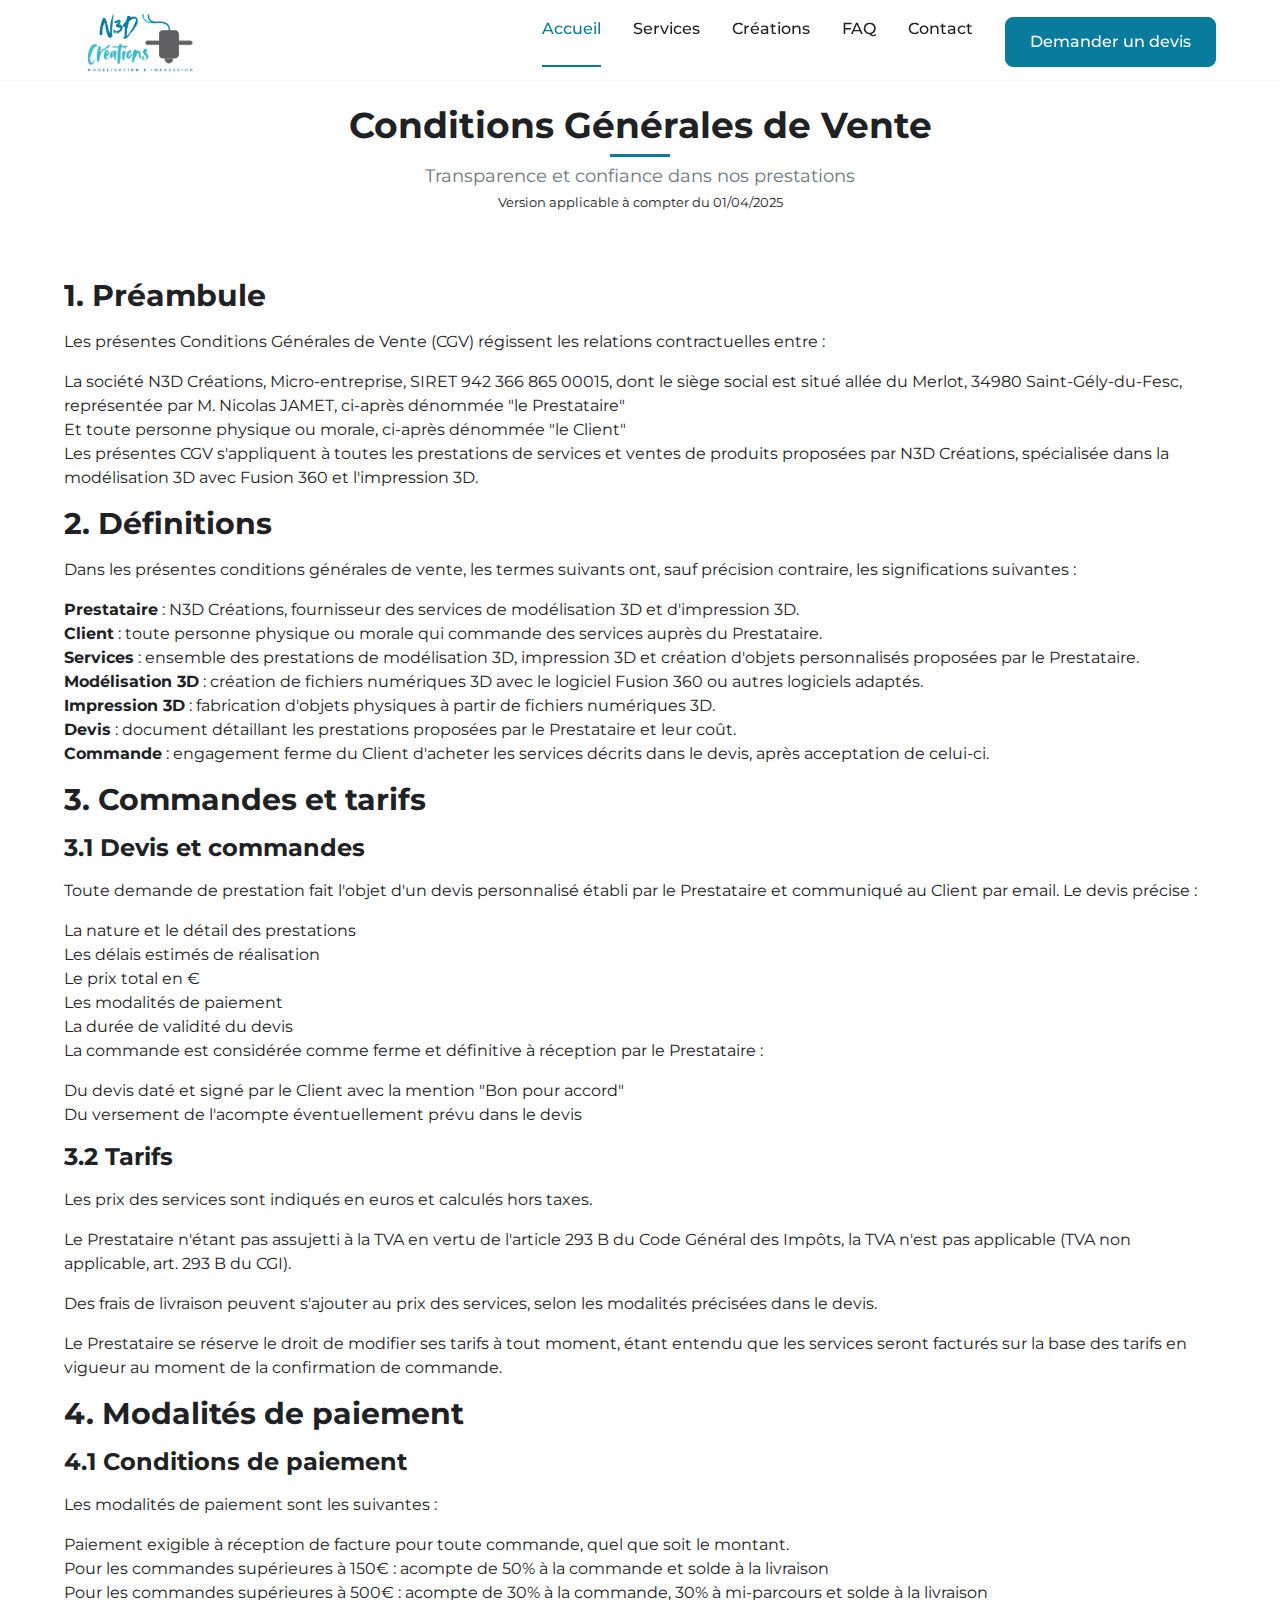
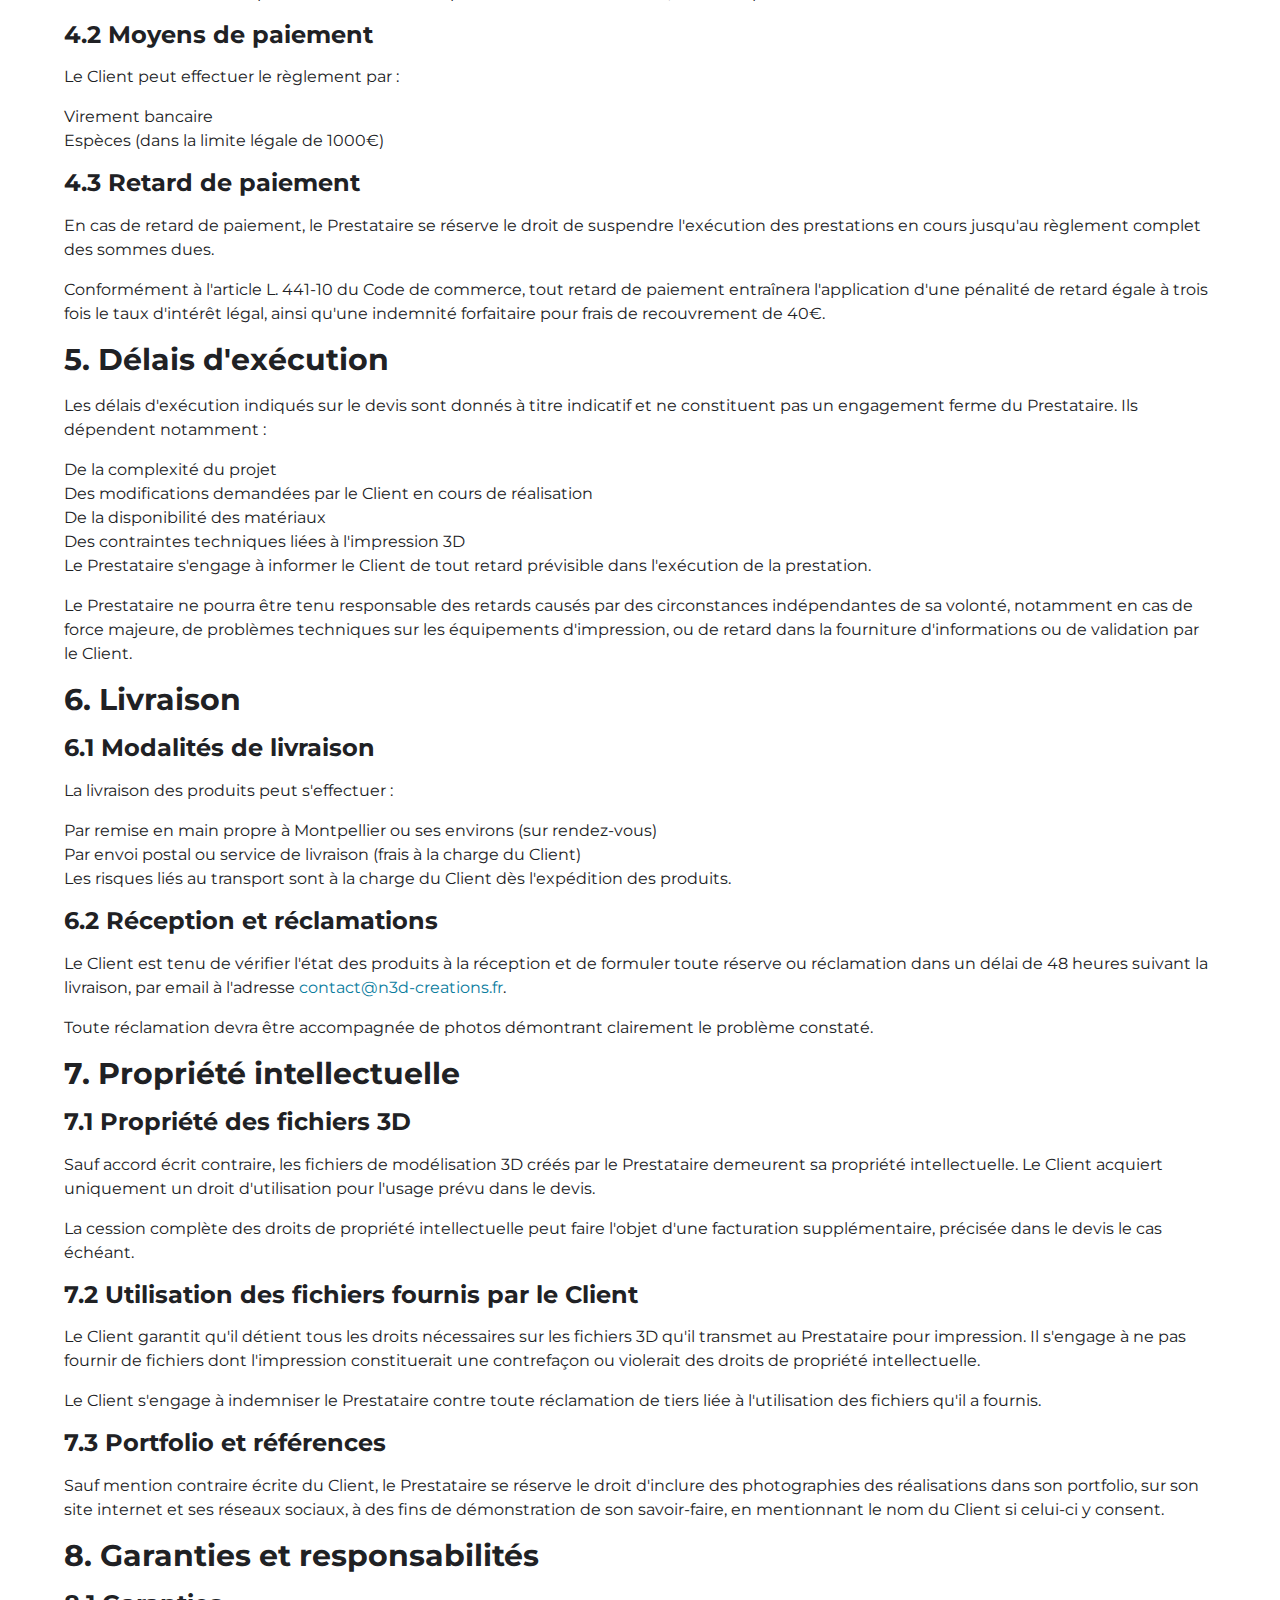
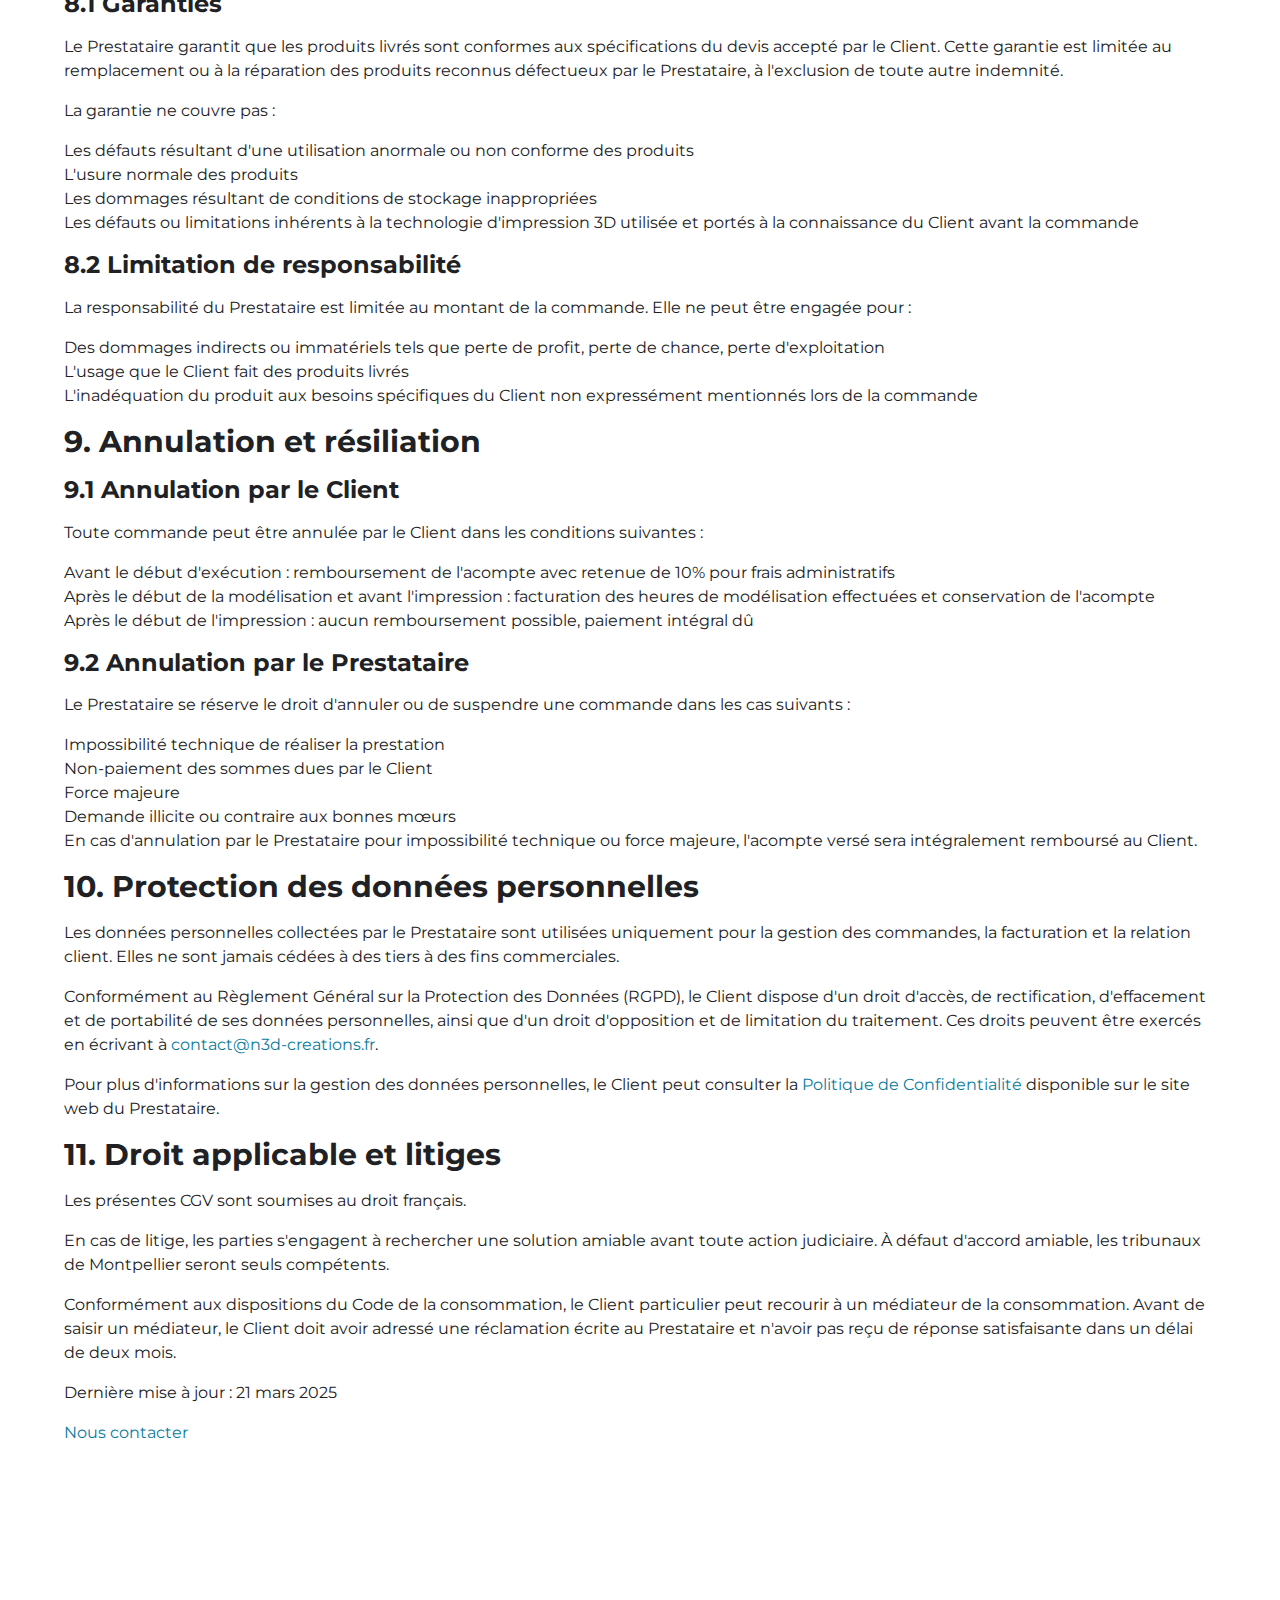
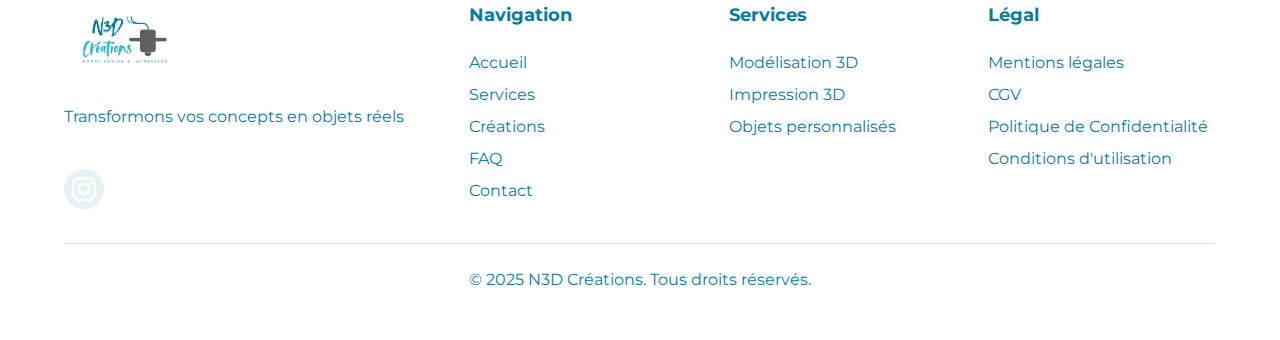
<file: cgv.html>
<!DOCTYPE html>
<html lang="fr">
<head>
    <meta charset="UTF-8">
    <meta name="viewport" content="width=device-width, initial-scale=1.0">
    <meta name="description" content="Conditions Générales de Vente de N3D Créations – Transparence et confiance dans nos prestations.">
    <meta name="robots" content="noindex, follow">
    
    <!-- Canonical -->
    <link rel="canonical" href="https://www.n3d-creations.fr/cgv.html">
    
    <!-- Favicon -->
    <link rel="icon" href="favicon.ico" type="image/x-icon">
    <link rel="apple-touch-icon" sizes="180x180" href="images/favicon/apple-touch-icon.png">
    <link rel="icon" type="image/png" sizes="32x32" href="images/favicon/favicon-32x32.png">
    <link rel="icon" type="image/png" sizes="16x16" href="images/favicon/favicon-16x16.png">
    <link rel="manifest" href="images/favicon/site.webmanifest">
    
    <!-- Fonts -->
    <link rel="preconnect" href="https://fonts.googleapis.com">
    <link rel="preconnect" href="https://fonts.gstatic.com" crossorigin>
    <link href="https://fonts.googleapis.com/css2?family=Montserrat:wght@300;400;500;600;700&display=swap" rel="stylesheet">
    
    <!-- CSS -->
    <link rel="stylesheet" href="css/normalize.css">
    <link rel="stylesheet" href="css/style.css">
    
    <!-- Google Analytics -->
    <script async src="https://www.googletagmanager.com/gtag/js?id=G-XXXXXXXXXX"></script>
    <script>
        window.dataLayer = window.dataLayer || [];
        function gtag(){dataLayer.push(arguments);}
        gtag('js', new Date());
        gtag('config', 'G-XXXXXXXXXX');
    </script>
    
    <!-- Google Tag Manager -->
    <script>(function(w,d,s,l,i){w[l]=w[l]||[];w[l].push({'gtm.start':
    new Date().getTime(),event:'gtm.js'});var f=d.getElementsByTagName(s)[0],
    j=d.createElement(s),dl=l!='dataLayer'?'&l='+l:'';j.async=true;j.src=
    'https://www.googletagmanager.com/gtm.js?id='+i+dl;f.parentNode.insertBefore(j,f);
    })(window,document,'script','dataLayer','GTM-XXXXXXX');</script>
    
    <title>Conditions Générales de Vente | N3D Créations</title>
</head>
<body>
    <!-- Google Tag Manager (noscript) -->
    <noscript><iframe src="https://www.googletagmanager.com/ns.html?id=GTM-XXXXXXX"
    height="0" width="0" style="display:none;visibility:hidden"></iframe></noscript>
    
    <!-- Header -->
    <header class="header" id="header">
        <div class="container">
            <div class="header__content">
                <a href="index.html" class="logo" aria-label="Accueil N3D Créations">
                    <img src="images/logo.png" alt="Logo N3D Créations" width="150" height="auto">
                </a>
                <nav class="nav" id="main-nav" aria-label="Navigation principale">
                    <button class="nav-toggle" id="nav-toggle" aria-expanded="false" aria-controls="nav-menu" aria-label="Menu de navigation">
                        <span class="nav-toggle__line"></span>
                        <span class="nav-toggle__line"></span>
                        <span class="nav-toggle__line"></span>
                    </button>
                    <ul class="nav__menu" id="nav-menu">
                        <li class="nav__item"><a href="index.html" class="nav__link">Accueil</a></li>
                        <li class="nav__item"><a href="index.html#services" class="nav__link">Services</a></li>
                        <li class="nav__item"><a href="index.html#portfolio" class="nav__link">Créations</a></li>
                        <li class="nav__item"><a href="index.html#faq" class="nav__link">FAQ</a></li>
                        <li class="nav__item"><a href="index.html#contact" class="nav__link">Contact</a></li>
                        <li class="nav__item nav__item--cta"><a href="index.html#contact" class="btn btn--primary">Demander un devis</a></li>
                    </ul>
                </nav>
            </div>
        </div>
    </header>

    <!-- Contenu principal (section "Conditions Générales de Vente") -->
    <section class="legal">
        <div class="container">
            <div class="section-header">
                <h1 class="section-title">Conditions Générales de Vente</h1>
                <p class="section-subtitle">Transparence et confiance dans nos prestations</p>
                <p><small>Version applicable à compter du 01/04/2025</small></p>
            </div>
            <div class="legal__content">
                <h2>1. Préambule</h2>
                <p>Les présentes Conditions Générales de Vente (CGV) régissent les relations contractuelles entre :</p>
                <ul>
                    <li>La société N3D Créations, Micro-entreprise, SIRET 942 366 865 00015, dont le siège social est situé allée du Merlot, 34980 Saint-Gély-du-Fesc, représentée par M. Nicolas JAMET, ci-après dénommée "le Prestataire"</li>
                    <li>Et toute personne physique ou morale, ci-après dénommée "le Client"</li>
                </ul>
                <p>Les présentes CGV s'appliquent à toutes les prestations de services et ventes de produits proposées par N3D Créations, spécialisée dans la modélisation 3D avec Fusion 360 et l'impression 3D.</p>
                
                <h2>2. Définitions</h2>
                <p>Dans les présentes conditions générales de vente, les termes suivants ont, sauf précision contraire, les significations suivantes :</p>
                <ul>
                    <li><strong>Prestataire</strong> : N3D Créations, fournisseur des services de modélisation 3D et d'impression 3D.</li>
                    <li><strong>Client</strong> : toute personne physique ou morale qui commande des services auprès du Prestataire.</li>
                    <li><strong>Services</strong> : ensemble des prestations de modélisation 3D, impression 3D et création d'objets personnalisés proposées par le Prestataire.</li>
                    <li><strong>Modélisation 3D</strong> : création de fichiers numériques 3D avec le logiciel Fusion 360 ou autres logiciels adaptés.</li>
                    <li><strong>Impression 3D</strong> : fabrication d'objets physiques à partir de fichiers numériques 3D.</li>
                    <li><strong>Devis</strong> : document détaillant les prestations proposées par le Prestataire et leur coût.</li>
                    <li><strong>Commande</strong> : engagement ferme du Client d'acheter les services décrits dans le devis, après acceptation de celui-ci.</li>
                </ul>
                <p></p>
                <h2>3. Commandes et tarifs</h2>
                <h3>3.1 Devis et commandes</h3>
                <p>Toute demande de prestation fait l'objet d'un devis personnalisé établi par le Prestataire et communiqué au Client par email. Le devis précise :</p>
                <ul>
                    <li>La nature et le détail des prestations</li>
                    <li>Les délais estimés de réalisation</li>
                    <li>Le prix total en €</li>
                    <li>Les modalités de paiement</li>
                    <li>La durée de validité du devis</li>
                </ul>
                <p>La commande est considérée comme ferme et définitive à réception par le Prestataire :</p>
                <ul>
                    <li>Du devis daté et signé par le Client avec la mention "Bon pour accord"</li>
                    <li>Du versement de l'acompte éventuellement prévu dans le devis</li>
                </ul>
                <p></p>
                <h3>3.2 Tarifs</h3>
                <p>Les prix des services sont indiqués en euros et calculés hors taxes.</p>
                <p>Le Prestataire n'étant pas assujetti à la TVA en vertu de l'article 293 B du Code Général des Impôts, la TVA n'est pas applicable (TVA non applicable, art. 293 B du CGI).</p>
                <p>Des frais de livraison peuvent s'ajouter au prix des services, selon les modalités précisées dans le devis.</p>
                <p>Le Prestataire se réserve le droit de modifier ses tarifs à tout moment, étant entendu que les services seront facturés sur la base des tarifs en vigueur au moment de la confirmation de commande.</p>
                
                <h2>4. Modalités de paiement</h2>
                <h3>4.1 Conditions de paiement</h3>
                <p>Les modalités de paiement sont les suivantes :</p>
                <ul>
                    <li>Paiement exigible à réception de facture pour toute commande, quel que soit le montant.</li>
                    <li>Pour les commandes supérieures à 150€ : acompte de 50% à la commande et solde à la livraison</li>
                    <li>Pour les commandes supérieures à 500€ : acompte de 30% à la commande, 30% à mi-parcours et solde à la livraison</li>
                </ul>
                <p></p>
                <h3>4.2 Moyens de paiement</h3>
                <p>Le Client peut effectuer le règlement par :</p>
                <ul>
                    <li>Virement bancaire</li>
                    <li>Espèces (dans la limite légale de 1000€)</li>
                </ul>
                <p></p>
                <h3>4.3 Retard de paiement</h3>
                <p>En cas de retard de paiement, le Prestataire se réserve le droit de suspendre l'exécution des prestations en cours jusqu'au règlement complet des sommes dues.</p>
                <p>Conformément à l'article L. 441-10 du Code de commerce, tout retard de paiement entraînera l'application d'une pénalité de retard égale à trois fois le taux d'intérêt légal, ainsi qu'une indemnité forfaitaire pour frais de recouvrement de 40€.</p>
                
                <h2>5. Délais d'exécution</h2>
                <p>Les délais d'exécution indiqués sur le devis sont donnés à titre indicatif et ne constituent pas un engagement ferme du Prestataire. Ils dépendent notamment :</p>
                <ul>
                    <li>De la complexité du projet</li>
                    <li>Des modifications demandées par le Client en cours de réalisation</li>
                    <li>De la disponibilité des matériaux</li>
                    <li>Des contraintes techniques liées à l'impression 3D</li>
                </ul>
                <p>Le Prestataire s'engage à informer le Client de tout retard prévisible dans l'exécution de la prestation.</p>
                <p>Le Prestataire ne pourra être tenu responsable des retards causés par des circonstances indépendantes de sa volonté, notamment en cas de force majeure, de problèmes techniques sur les équipements d'impression, ou de retard dans la fourniture d'informations ou de validation par le Client.</p>
                
                <h2>6. Livraison</h2>
                <h3>6.1 Modalités de livraison</h3>
                <p>La livraison des produits peut s'effectuer :</p>
                <ul>
                    <li>Par remise en main propre à Montpellier ou ses environs (sur rendez-vous)</li>
                    <li>Par envoi postal ou service de livraison (frais à la charge du Client)</li>
                </ul>
                <p>Les risques liés au transport sont à la charge du Client dès l'expédition des produits.</p>
                <h3>6.2 Réception et réclamations</h3>
                <p>Le Client est tenu de vérifier l'état des produits à la réception et de formuler toute réserve ou réclamation dans un délai de 48 heures suivant la livraison, par email à l'adresse <a href="mailto:contact@n3d-creations.fr">contact@n3d-creations.fr</a>.</p>
                <p>Toute réclamation devra être accompagnée de photos démontrant clairement le problème constaté.</p>
                
                <h2>7. Propriété intellectuelle</h2>
                <h3>7.1 Propriété des fichiers 3D</h3>
                <p>Sauf accord écrit contraire, les fichiers de modélisation 3D créés par le Prestataire demeurent sa propriété intellectuelle. Le Client acquiert uniquement un droit d'utilisation pour l'usage prévu dans le devis.</p>
                <p>La cession complète des droits de propriété intellectuelle peut faire l'objet d'une facturation supplémentaire, précisée dans le devis le cas échéant.</p>
                <h3>7.2 Utilisation des fichiers fournis par le Client</h3>
                <p>Le Client garantit qu'il détient tous les droits nécessaires sur les fichiers 3D qu'il transmet au Prestataire pour impression. Il s'engage à ne pas fournir de fichiers dont l'impression constituerait une contrefaçon ou violerait des droits de propriété intellectuelle.</p>
                <p>Le Client s'engage à indemniser le Prestataire contre toute réclamation de tiers liée à l'utilisation des fichiers qu'il a fournis.</p>
                <h3>7.3 Portfolio et références</h3>
                <p>Sauf mention contraire écrite du Client, le Prestataire se réserve le droit d'inclure des photographies des réalisations dans son portfolio, sur son site internet et ses réseaux sociaux, à des fins de démonstration de son savoir-faire, en mentionnant le nom du Client si celui-ci y consent.</p>
                
                <h2>8. Garanties et responsabilités</h2>
                <h3>8.1 Garanties</h3>
                <p>Le Prestataire garantit que les produits livrés sont conformes aux spécifications du devis accepté par le Client. Cette garantie est limitée au remplacement ou à la réparation des produits reconnus défectueux par le Prestataire, à l'exclusion de toute autre indemnité.</p>
                <p>La garantie ne couvre pas :</p>
                <ul>
                    <li>Les défauts résultant d'une utilisation anormale ou non conforme des produits</li>
                    <li>L'usure normale des produits</li>
                    <li>Les dommages résultant de conditions de stockage inappropriées</li>
                    <li>Les défauts ou limitations inhérents à la technologie d'impression 3D utilisée et portés à la connaissance du Client avant la commande</li>
                </ul>
                <p></p>
                <h3>8.2 Limitation de responsabilité</h3>
                <p>La responsabilité du Prestataire est limitée au montant de la commande. Elle ne peut être engagée pour :</p>
                <ul>
                    <li>Des dommages indirects ou immatériels tels que perte de profit, perte de chance, perte d'exploitation</li>
                    <li>L'usage que le Client fait des produits livrés</li>
                    <li>L'inadéquation du produit aux besoins spécifiques du Client non expressément mentionnés lors de la commande</li>
                </ul>
                <p></p>
                <h2>9. Annulation et résiliation</h2>
                <h3>9.1 Annulation par le Client</h3>
                <p>Toute commande peut être annulée par le Client dans les conditions suivantes :</p>
                <ul>
                    <li>Avant le début d'exécution : remboursement de l'acompte avec retenue de 10% pour frais administratifs</li>
                    <li>Après le début de la modélisation et avant l'impression : facturation des heures de modélisation effectuées et conservation de l'acompte</li>
                    <li>Après le début de l'impression : aucun remboursement possible, paiement intégral dû</li>
                </ul>
                <p></p>
                <h3>9.2 Annulation par le Prestataire</h3>
                <p>Le Prestataire se réserve le droit d'annuler ou de suspendre une commande dans les cas suivants :</p>
                <ul>
                    <li>Impossibilité technique de réaliser la prestation</li>
                    <li>Non-paiement des sommes dues par le Client</li>
                    <li>Force majeure</li>
                    <li>Demande illicite ou contraire aux bonnes mœurs</li>
                </ul>
                <p>En cas d'annulation par le Prestataire pour impossibilité technique ou force majeure, l'acompte versé sera intégralement remboursé au Client.</p>
                
                <h2>10. Protection des données personnelles</h2>
                <p>Les données personnelles collectées par le Prestataire sont utilisées uniquement pour la gestion des commandes, la facturation et la relation client. Elles ne sont jamais cédées à des tiers à des fins commerciales.</p>
                <p>Conformément au Règlement Général sur la Protection des Données (RGPD), le Client dispose d'un droit d'accès, de rectification, d'effacement et de portabilité de ses données personnelles, ainsi que d'un droit d'opposition et de limitation du traitement. Ces droits peuvent être exercés en écrivant à <a href="mailto:contact@n3d-creations.fr">contact@n3d-creations.fr</a>.</p>
                <p>Pour plus d'informations sur la gestion des données personnelles, le Client peut consulter la <a href="politique-confidentialite.html">Politique de Confidentialité</a> disponible sur le site web du Prestataire.</p>
                
                <h2>11. Droit applicable et litiges</h2>
                <p>Les présentes CGV sont soumises au droit français.</p>
                <p>En cas de litige, les parties s'engagent à rechercher une solution amiable avant toute action judiciaire. À défaut d'accord amiable, les tribunaux de Montpellier seront seuls compétents.</p>
                <p>Conformément aux dispositions du Code de la consommation, le Client particulier peut recourir à un médiateur de la consommation. Avant de saisir un médiateur, le Client doit avoir adressé une réclamation écrite au Prestataire et n'avoir pas reçu de réponse satisfaisante dans un délai de deux mois.</p>
                
                <div class="legal-update">
                    <p>Dernière mise à jour : 21 mars 2025</p>
                    <p><a href="index.html#contact" class="cta-button">Nous contacter</a></p>
                </div>
            </div>
        </div>
    </section>

    <!-- Footer -->
    <footer class="footer">
        <div class="container">
            <div class="footer__content">
                <div class="footer__brand">
                    <a href="index.html" class="footer__logo">
                        <img src="images/logo-white.png" alt="Logo N3D Créations" width="120" height="auto">
                    </a>
                    <p class="footer__tagline">Transformons vos concepts en objets réels</p>
                    <div class="footer__social">
                        <a href="https://www.instagram.com/n3d_creations/" class="social-link" target="_blank" rel="noopener" aria-label="Instagram">
                            <img src="images/icons/instagram-icon-white.svg" alt="Instagram" width="24" height="24">
                        </a>
                    </div>
                </div>
                <div class="footer__nav">
                    <div class="footer__nav-column">
                        <h3 class="footer__nav-title">Navigation</h3>
                        <ul class="footer__nav-list">
                            <li><a href="index.html">Accueil</a></li>
                            <li><a href="index.html#services">Services</a></li>
                            <li><a href="index.html#portfolio">Créations</a></li>
                            <li><a href="faq.html">FAQ</a></li>  <!-- chemin correct -->
                            <li><a href="index.html#contact">Contact</a></li>
                        </ul>
                    </div>
                    <div class="footer__nav-column">
                        <h3 class="footer__nav-title">Services</h3>
                        <ul class="footer__nav-list">
                            <li><a href="index.html#services">Modélisation 3D</a></li>
                            <li><a href="index.html#services">Impression 3D</a></li>
                            <li><a href="index.html#services">Objets personnalisés</a></li>
                        </ul>
                    </div>
                    <div class="footer__nav-column">
                        <h3 class="footer__nav-title">Légal</h3>
                        <ul class="footer__nav-list">
                            <li><a href="mentions-legales.html">Mentions légales</a></li>
                            <li><a href="cgv.html" aria-current="page">CGV</a></li>
                            <li><a href="politique-confidentialite.html">Politique de Confidentialité</a></li>
                            <li><a href="condition-dutilisation.html">Conditions d'utilisation</a></li>
                        </ul>
                    </div>
                </div>
            </div>
            <div class="footer__bottom">
                <p class="footer__copyright">&copy; 2025 N3D Créations. Tous droits réservés.</p>
            </div>
        </div>
    </footer>

    <!-- Bouton "Retour en haut" -->
    <a href="#" class="back-to-top" aria-label="Retour en haut de page">
        <img src="images/icons/arrow-up.svg" alt="Flèche vers le haut" width="20" height="20">
    </a>

    <!-- Scripts -->
    <script src="js/main.js"></script>
</body>
</html>
</file>
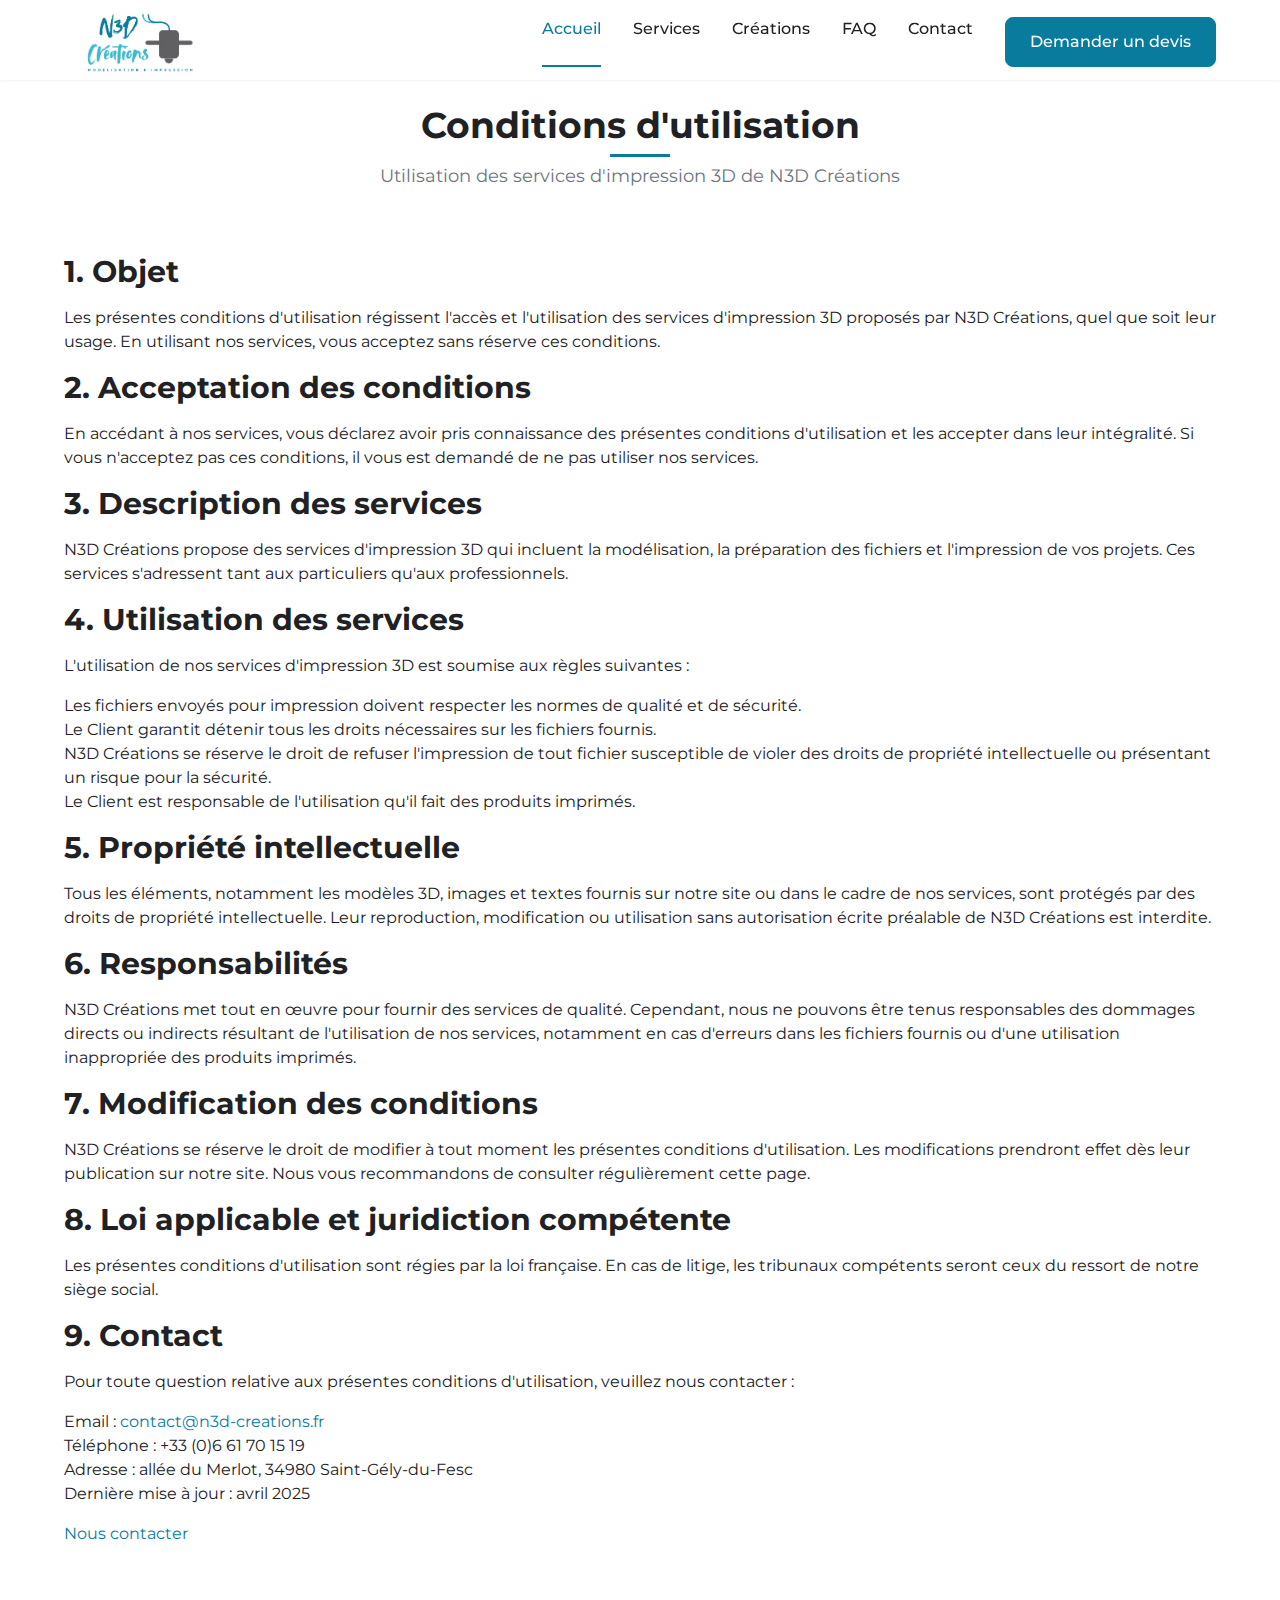
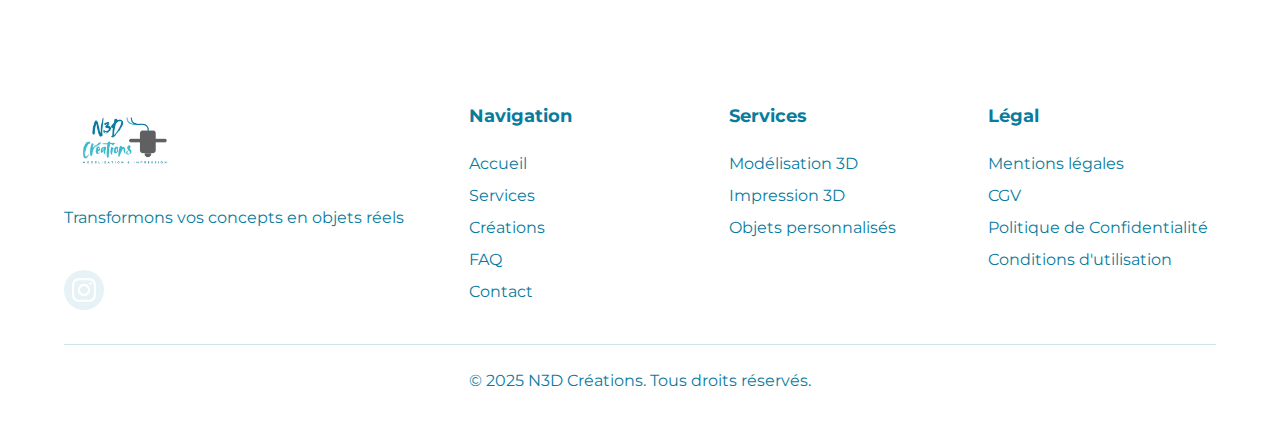
<file: condition-dutilisation.html>
<!DOCTYPE html>
<html lang="fr">
<head>
    <meta charset="UTF-8">
    <meta name="viewport" content="width=device-width, initial-scale=1.0">
    <meta name="description" content="Conditions d'utilisation de N3D Créations – Utilisation de nos services d'impression 3D.">
    <meta name="robots" content="noindex, follow">
    
    <!-- Canonical -->
    <link rel="canonical" href="https://www.n3d-creations.fr/condition-dutilisation.html">
    
    <!-- Favicon -->
    <link rel="icon" href="favicon.ico" type="image/x-icon">
    <link rel="apple-touch-icon" sizes="180x180" href="images/favicon/apple-touch-icon.png">
    <link rel="icon" type="image/png" sizes="32x32" href="images/favicon/favicon-32x32.png">
    <link rel="icon" type="image/png" sizes="16x16" href="images/favicon/favicon-16x16.png">
    <link rel="manifest" href="images/favicon/site.webmanifest">
    
    <!-- Fonts -->
    <link rel="preconnect" href="https://fonts.googleapis.com">
    <link rel="preconnect" href="https://fonts.gstatic.com" crossorigin>
    <link href="https://fonts.googleapis.com/css2?family=Montserrat:wght@300;400;500;600;700&display=swap" rel="stylesheet">
    
    <!-- CSS -->
    <link rel="stylesheet" href="css/normalize.css">
    <link rel="stylesheet" href="css/style.css">
    
    <!-- Google Analytics -->
    <script async src="https://www.googletagmanager.com/gtag/js?id=G-XXXXXXXXXX"></script>
    <script>
        window.dataLayer = window.dataLayer || [];
        function gtag(){dataLayer.push(arguments);}
        gtag('js', new Date());
        gtag('config', 'G-XXXXXXXXXX');
    </script>
    
    <!-- Google Tag Manager -->
    <script>(function(w,d,s,l,i){w[l]=w[l]||[];w[l].push({'gtm.start':
    new Date().getTime(),event:'gtm.js'});var f=d.getElementsByTagName(s)[0],
    j=d.createElement(s),dl=l!='dataLayer'?'&l='+l:'';j.async=true;j.src=
    'https://www.googletagmanager.com/gtm.js?id='+i+dl;f.parentNode.insertBefore(j,f);
    })(window,document,'script','dataLayer','GTM-XXXXXXX');</script>
    
    <title>Conditions d'utilisation | N3D Créations</title>
</head>
<body>
    <!-- Google Tag Manager (noscript) -->
    <noscript>
      <iframe src="https://www.googletagmanager.com/ns.html?id=GTM-XXXXXXX"
      height="0" width="0" style="display:none;visibility:hidden"></iframe>
    </noscript>
    
    <!-- Header -->
    <header class="header" id="header">
        <div class="container">
            <div class="header__content">
                <a href="index.html" class="logo" aria-label="Accueil N3D Créations">
                    <img src="images/logo.png" alt="Logo N3D Créations" width="150" height="auto">
                </a>
                <nav class="nav" id="main-nav" aria-label="Navigation principale">
                    <button class="nav-toggle" id="nav-toggle" aria-expanded="false" aria-controls="nav-menu" aria-label="Menu de navigation">
                        <span class="nav-toggle__line"></span>
                        <span class="nav-toggle__line"></span>
                        <span class="nav-toggle__line"></span>
                    </button>
                    <ul class="nav__menu" id="nav-menu">
                        <li class="nav__item"><a href="index.html" class="nav__link">Accueil</a></li>
                        <li class="nav__item"><a href="index.html#services" class="nav__link">Services</a></li>
                        <li class="nav__item"><a href="index.html#portfolio" class="nav__link">Créations</a></li>
                        <li class="nav__item"><a href="index.html#faq" class="nav__link">FAQ</a></li>
                        <li class="nav__item"><a href="index.html#contact" class="nav__link">Contact</a></li>
                        <li class="nav__item nav__item--cta"><a href="index.html#contact" class="btn btn--primary">Demander un devis</a></li>
                    </ul>
                </nav>
            </div>
        </div>
    </header>

    <!-- Contenu principal (section "Conditions d'utilisation") -->
    <section class="legal">
        <div class="container">
            <div class="section-header">
                <h1 class="section-title">Conditions d'utilisation</h1>
                <p class="section-subtitle">Utilisation des services d'impression 3D de N3D Créations</p>
            </div>
            <div class="legal__content">
                <h2>1. Objet</h2>
                <p>Les présentes conditions d'utilisation régissent l'accès et l'utilisation des services d'impression 3D proposés par N3D Créations, quel que soit leur usage. En utilisant nos services, vous acceptez sans réserve ces conditions.</p>
                
                <h2>2. Acceptation des conditions</h2>
                <p>En accédant à nos services, vous déclarez avoir pris connaissance des présentes conditions d'utilisation et les accepter dans leur intégralité. Si vous n'acceptez pas ces conditions, il vous est demandé de ne pas utiliser nos services.</p>
                
                <h2>3. Description des services</h2>
                <p>N3D Créations propose des services d'impression 3D qui incluent la modélisation, la préparation des fichiers et l'impression de vos projets. Ces services s'adressent tant aux particuliers qu'aux professionnels.</p>
                
                <h2>4. Utilisation des services</h2>
                <p>L'utilisation de nos services d'impression 3D est soumise aux règles suivantes :</p>
                <ul>
                    <li>Les fichiers envoyés pour impression doivent respecter les normes de qualité et de sécurité.</li>
                    <li>Le Client garantit détenir tous les droits nécessaires sur les fichiers fournis.</li>
                    <li>N3D Créations se réserve le droit de refuser l'impression de tout fichier susceptible de violer des droits de propriété intellectuelle ou présentant un risque pour la sécurité.</li>
                    <li>Le Client est responsable de l'utilisation qu'il fait des produits imprimés.</li>
                </ul>
                <p></p>
                <h2>5. Propriété intellectuelle</h2>
                <p>Tous les éléments, notamment les modèles 3D, images et textes fournis sur notre site ou dans le cadre de nos services, sont protégés par des droits de propriété intellectuelle. Leur reproduction, modification ou utilisation sans autorisation écrite préalable de N3D Créations est interdite.</p>
                
                <h2>6. Responsabilités</h2>
                <p>N3D Créations met tout en œuvre pour fournir des services de qualité. Cependant, nous ne pouvons être tenus responsables des dommages directs ou indirects résultant de l'utilisation de nos services, notamment en cas d'erreurs dans les fichiers fournis ou d'une utilisation inappropriée des produits imprimés.</p>
                
                <h2>7. Modification des conditions</h2>
                <p>N3D Créations se réserve le droit de modifier à tout moment les présentes conditions d'utilisation. Les modifications prendront effet dès leur publication sur notre site. Nous vous recommandons de consulter régulièrement cette page.</p>
                
                <h2>8. Loi applicable et juridiction compétente</h2>
                <p>Les présentes conditions d'utilisation sont régies par la loi française. En cas de litige, les tribunaux compétents seront ceux du ressort de notre siège social.</p>
                
                <h2>9. Contact</h2>
                <p>Pour toute question relative aux présentes conditions d'utilisation, veuillez nous contacter :</p>
                <ul>
                    <li>Email : <a href="mailto:contact@n3d-creations.fr">contact@n3d-creations.fr</a></li>
                    <li>Téléphone : +33 (0)6 61 70 15 19</li>
                    <li>Adresse : allée du Merlot, 34980 Saint-Gély-du-Fesc</li>
                </ul>
                
                <div class="legal-update">
                    <p>Dernière mise à jour : avril 2025</p>
                    <p><a href="index.html#contact" class="cta-button">Nous contacter</a></p>
                </div>
            </div>
        </div>
    </section>

    <!-- Footer identique aux autres pages -->
    <footer class="footer">
        <div class="container">
            <div class="footer__content">
                <div class="footer__brand">
                    <a href="index.html" class="footer__logo">
                        <img src="images/logo-white.png" alt="Logo N3D Créations" width="120" height="auto">
                    </a>
                    <p class="footer__tagline">Transformons vos concepts en objets réels</p>
                    <div class="footer__social">
                        <a href="https://www.instagram.com/n3d_creations/" class="social-link" target="_blank" rel="noopener" aria-label="Instagram">
                            <img src="images/icons/instagram-icon-white.svg" alt="Instagram" width="24" height="24">
                        </a>
                    </div>
                </div>
                <div class="footer__nav">
                    <div class="footer__nav-column">
                        <h3 class="footer__nav-title">Navigation</h3>
                        <ul class="footer__nav-list">
                            <li><a href="index.html">Accueil</a></li>
                            <li><a href="index.html#services">Services</a></li>
                            <li><a href="index.html#portfolio">Créations</a></li>
                            <li><a href="faq.html">FAQ</a></li>  <!-- chemin correct -->
                            <li><a href="index.html#contact">Contact</a></li>
                        </ul>
                    </div>
                    <div class="footer__nav-column">
                        <h3 class="footer__nav-title">Services</h3>
                        <ul class="footer__nav-list">
                            <li><a href="index.html#services">Modélisation 3D</a></li>
                            <li><a href="index.html#services">Impression 3D</a></li>
                            <li><a href="index.html#services">Objets personnalisés</a></li>
                        </ul>
                    </div>
                    <div class="footer__nav-column">
                        <h3 class="footer__nav-title">Légal</h3>
                        <ul class="footer__nav-list">
                            <li><a href="mentions-legales.html">Mentions légales</a></li>
                            <li><a href="cgv.html">CGV</a></li>
                            <li><a href="politique-confidentialite.html">Politique de Confidentialité</a></li>
                            <li><a href="condition-dutilisation.html" aria-current="page">Conditions d'utilisation</a></li>
                        </ul>
                    </div>
                </div>
            </div>
            <div class="footer__bottom">
                <p class="footer__copyright">&copy; 2025 N3D Créations. Tous droits réservés.</p>
            </div>
        </div>
    </footer>

    <!-- Bouton "Retour en haut" -->
    <a href="#" class="back-to-top" aria-label="Retour en haut de page">
        <img src="images/icons/arrow-up.svg" alt="Flèche vers le haut" width="20" height="20">
    </a>

    <!-- Scripts -->
    <script src="js/main.js"></script>
</body>
</html>
</file>
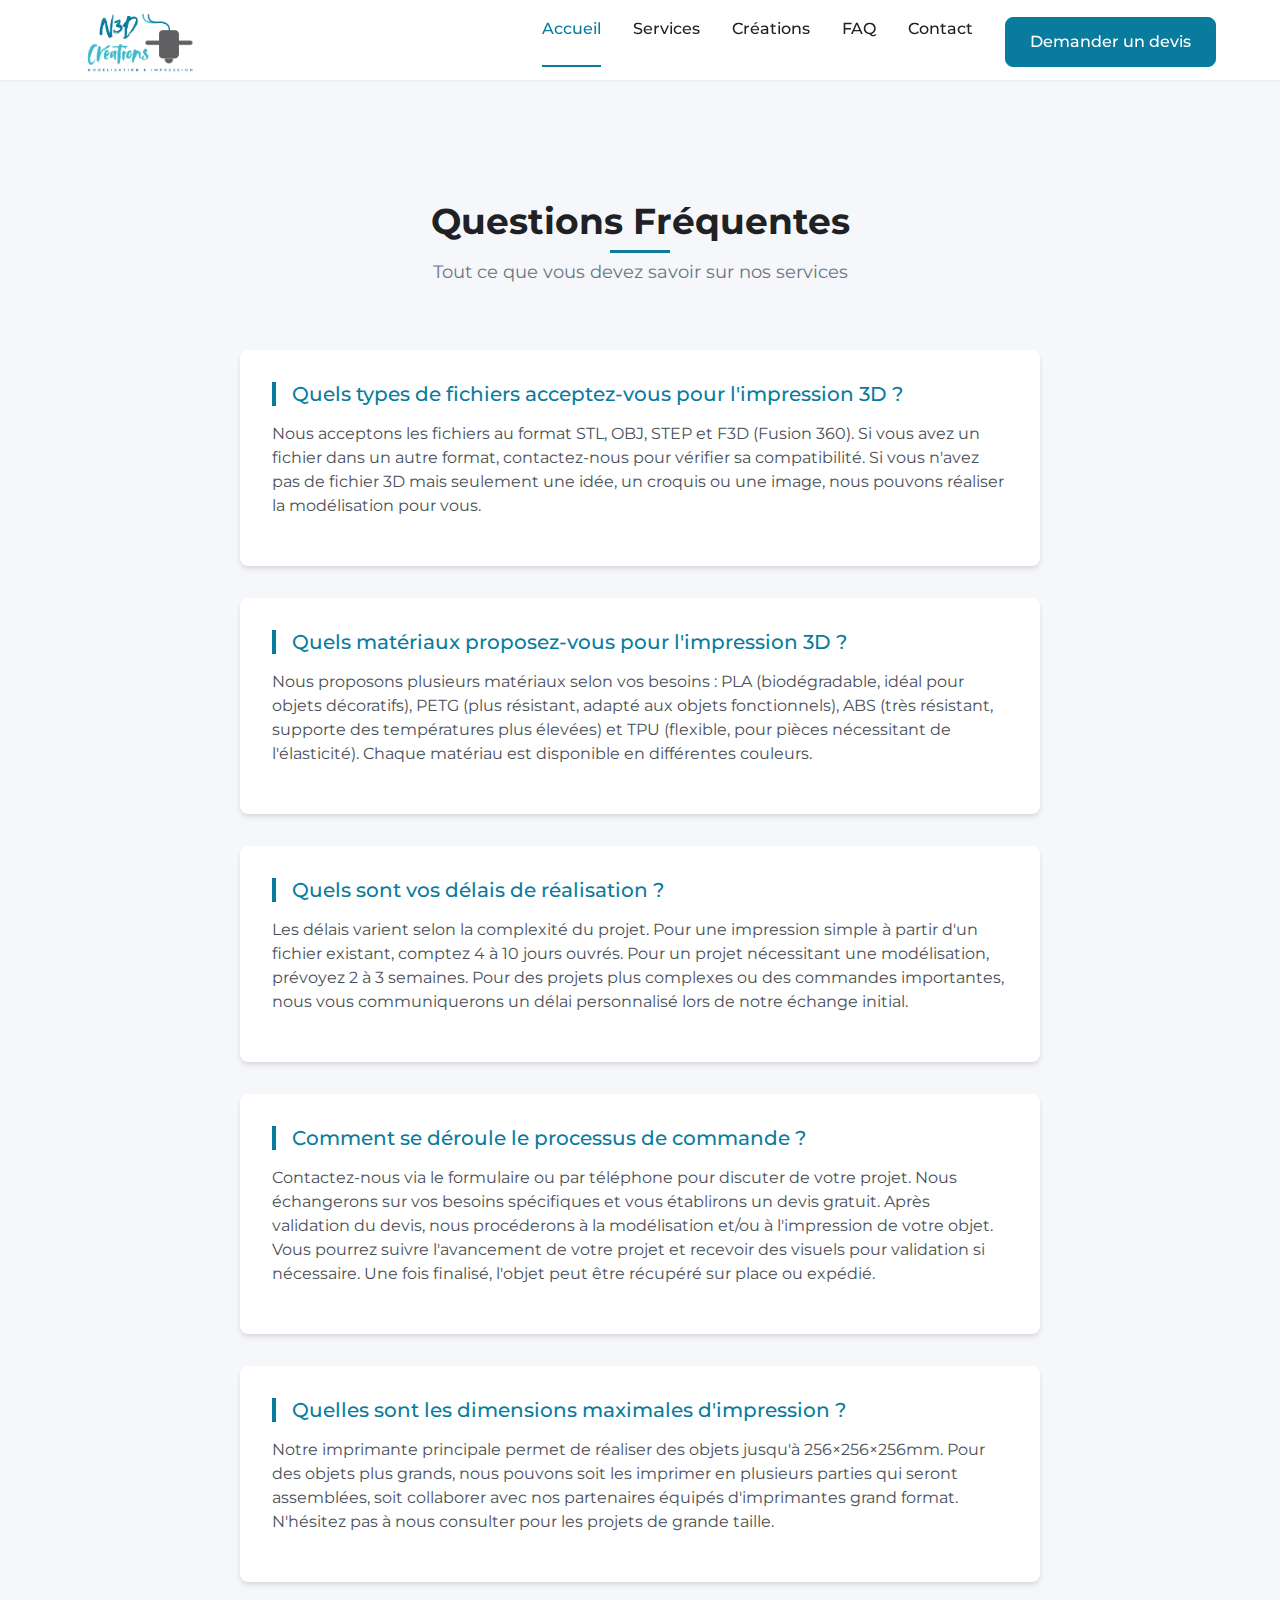
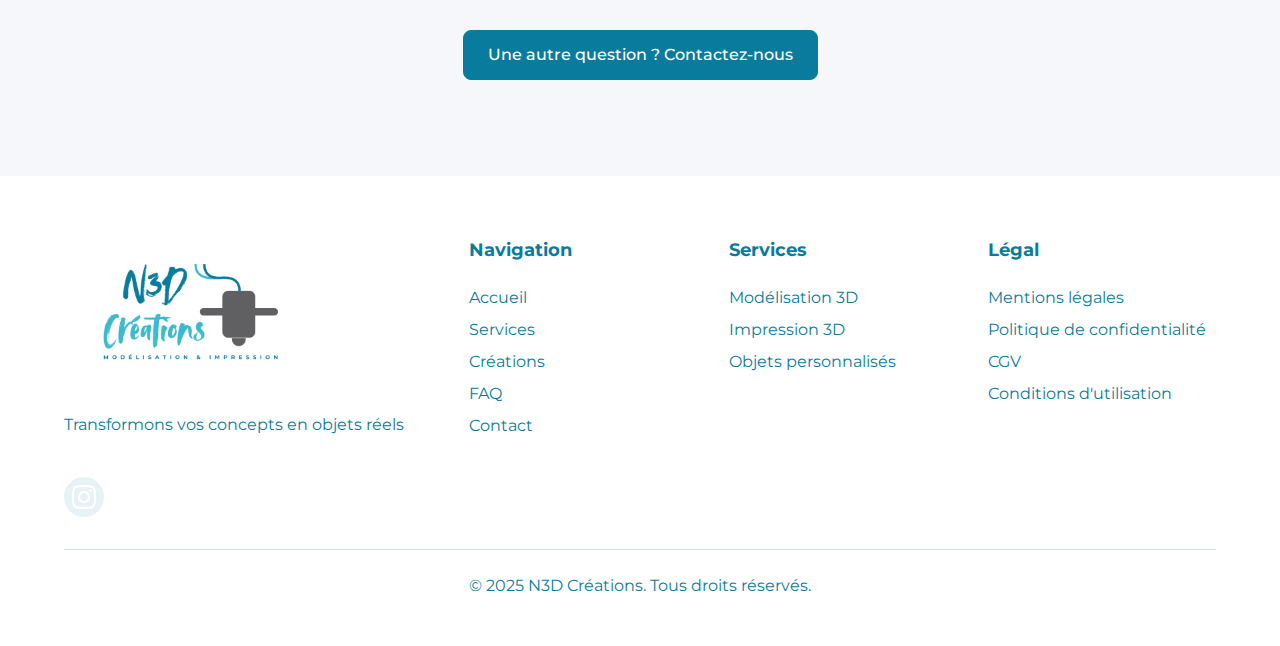
<file: faq.html>
<!DOCTYPE html>
<html lang="fr">
<head>
    <meta charset="UTF-8">
    <meta name="viewport" content="width=device-width, initial-scale=1.0">
    <meta name="description" content="N3D Créations - FAQ - Réponses à vos questions sur nos services d'impression 3D à Saint-Gély-du-Fesc.">
    <meta name="keywords" content="impression 3D, FAQ, modélisation 3D, Fusion 360, créations personnalisées, Saint-Gély-du-Fesc, Montpellier, Hérault">
    <meta name="author" content="N3D Créations">
    <meta name="robots" content="index, follow">
    
    <!-- Canonical -->
    <link rel="canonical" href="https://www.n3d-creations.fr/faq.html">
    
    <!-- Open Graph -->
    <meta property="og:title" content="N3D Créations | FAQ">
    <meta property="og:description" content="Réponses à toutes vos questions sur nos services d'impression 3D et de modélisation.">
    <meta property="og:url" content="https://www.n3d-creations.fr/faq.html">
    <meta property="og:type" content="website">
    <meta property="og:image" content="https://www.n3d-creations.fr/images/og-image.jpg">
    <meta property="og:locale" content="fr_FR">
    
    <!-- Favicon -->
    <link rel="icon" href="favicon.ico" type="image/x-icon">
    <link rel="apple-touch-icon" sizes="180x180" href="images/favicon/apple-touch-icon.png">
    <link rel="icon" type="image/png" sizes="32x32" href="images/favicon/favicon-32x32.png">
    <link rel="icon" type="image/png" sizes="16x16" href="images/favicon/favicon-16x16.png">
    <link rel="manifest" href="images/favicon/site.webmanifest">
    
    <!-- Fonts -->
    <link rel="preconnect" href="https://fonts.googleapis.com">
    <link rel="preconnect" href="https://fonts.gstatic.com" crossorigin>
    <link href="https://fonts.googleapis.com/css2?family=Montserrat:wght@300;400;500;600;700&display=swap" rel="stylesheet">
    
    <!-- CSS -->
    <link rel="stylesheet" href="css/normalize.css">
    <link rel="stylesheet" href="css/style.css">
    
    <!-- Scripts preload -->
    <link rel="preload" href="js/main.js" as="script">
    
    <!-- Google Analytics -->
    <script async src="https://www.googletagmanager.com/gtag/js?id=G-XXXXXXXXXX"></script>
    <script>
        window.dataLayer = window.dataLayer || [];
        function gtag(){dataLayer.push(arguments);}
        gtag('js', new Date());
        gtag('config', 'G-XXXXXXXXXX');
    </script>
    
   <!-- Google Tag Manager -->
    <script>
        (function(w,d,s,l,i){
        w[l]=w[l]||[];
        w[l].push({'gtm.start': new Date().getTime(), event:'gtm.js'});
        var f = d.getElementsByTagName(s)[0],
            j = d.createElement(s),
            dl = l!='dataLayer'?'&l='+l:'';
        j.async = true;
        j.src = 'https://www.googletagmanager.com/gtm.js?id=' + i + dl;
        f.parentNode.insertBefore(j, f);
        })(window, document, 'script', 'dataLayer', 'GTM-P5VCM4BV');
    </script>
    
    <title>N3D Créations | FAQ - Questions Fréquentes</title>
</head>
<body>
    <!-- Google Tag Manager (noscript) -->
    <noscript><iframe src="https://www.googletagmanager.com/ns.html?id=GTM-XXXXXXX"
    height="0" width="0" style="display:none;visibility:hidden"></iframe></noscript>
    
    <!-- Header -->
    <header class="header" id="header">
        <div class="container">
            <div class="header__content">
                <a href="index.html" class="logo" aria-label="Accueil N3D Créations">
                    <img src="images/logo.png" alt="Logo N3D Créations" width="150" height="auto">
                </a>
                <button class="nav-toggle" id="nav-toggle" aria-expanded="false" aria-controls="nav-menu" aria-label="Menu de navigation">
                    <span class="nav-toggle__line"></span>
                    <span class="nav-toggle__line"></span>
                    <span class="nav-toggle__line"></span>
                </button>
                <nav>
                    <ul class="nav__menu" id="nav-menu">
                        <li class="nav__item"><a href="index.html" class="nav__link">Accueil</a></li>
                        <li class="nav__item"><a href="index.html#services" class="nav__link">Services</a></li>
                        <li class="nav__item"><a href="index.html#portfolio" class="nav__link">Créations</a></li>
                        <li class="nav__item"><a href="faq.html" class="nav__link active">FAQ</a></li>
                        <li class="nav__item"><a href="index.html#contact" class="nav__link">Contact</a></li>
                        <li class="nav__item nav__item--cta"><a href="index.html#contact" class="btn btn--primary">Demander un devis</a></li>
                    </ul>
                </nav>
            </div>
        </div>
    </header>

    <!-- Main Content -->
    <main>
        <!-- FAQ Full Page Section -->
        <section class="faq-page">
            <div class="container">
                <div class="section-header">
                    <h1 class="section-title">Questions Fréquentes</h1>
                    <p class="section-subtitle">Tout ce que vous devez savoir sur nos services</p>
                </div>
                
                <div class="faq-page__container">
                    <!-- Question 1 -->
                    <div class="faq-page__item">
                        <h2 class="faq-page__question">Quels types de fichiers acceptez-vous pour l'impression 3D ?</h2>
                        <div class="faq-page__answer">
                            <p>Nous acceptons les fichiers au format STL, OBJ, STEP et F3D (Fusion 360). Si vous avez un fichier dans un autre format, contactez-nous pour vérifier sa compatibilité. Si vous n'avez pas de fichier 3D mais seulement une idée, un croquis ou une image, nous pouvons réaliser la modélisation pour vous.</p>
                        </div>
                    </div>
                    
                    <!-- Question 2 -->
                    <div class="faq-page__item">
                        <h2 class="faq-page__question">Quels matériaux proposez-vous pour l'impression 3D ?</h2>
                        <div class="faq-page__answer">
                            <p>Nous proposons plusieurs matériaux selon vos besoins : PLA (biodégradable, idéal pour objets décoratifs), PETG (plus résistant, adapté aux objets fonctionnels), ABS (très résistant, supporte des températures plus élevées) et TPU (flexible, pour pièces nécessitant de l'élasticité). Chaque matériau est disponible en différentes couleurs.</p>
                        </div>
                    </div>
                    
                    <!-- Question 3 -->
                    <div class="faq-page__item">
                        <h2 class="faq-page__question">Quels sont vos délais de réalisation ?</h2>
                        <div class="faq-page__answer">
                            <p>Les délais varient selon la complexité du projet. Pour une impression simple à partir d'un fichier existant, comptez 4 à 10 jours ouvrés. Pour un projet nécessitant une modélisation, prévoyez 2 à 3 semaines. Pour des projets plus complexes ou des commandes importantes, nous vous communiquerons un délai personnalisé lors de notre échange initial.</p>
                        </div>
                    </div>
                    
                    <!-- Question 4 -->
                    <div class="faq-page__item">
                        <h2 class="faq-page__question">Comment se déroule le processus de commande ?</h2>
                        <div class="faq-page__answer">
                            <p>Contactez-nous via le formulaire ou par téléphone pour discuter de votre projet. Nous échangerons sur vos besoins spécifiques et vous établirons un devis gratuit. Après validation du devis, nous procéderons à la modélisation et/ou à l'impression de votre objet. Vous pourrez suivre l'avancement de votre projet et recevoir des visuels pour validation si nécessaire. Une fois finalisé, l'objet peut être récupéré sur place ou expédié.</p>
                        </div>
                    </div>
                    
                    <!-- Question 5 -->
                    <div class="faq-page__item">
                        <h2 class="faq-page__question">Quelles sont les dimensions maximales d'impression ?</h2>
                        <div class="faq-page__answer">
                            <p>Notre imprimante principale permet de réaliser des objets jusqu'à 256×256×256mm. Pour des objets plus grands, nous pouvons soit les imprimer en plusieurs parties qui seront assemblées, soit collaborer avec nos partenaires équipés d'imprimantes grand format. N'hésitez pas à nous consulter pour les projets de grande taille.</p>
                        </div>
                    </div>
                </div>
                
                <div class="faq-page__cta">
                    <a href="index.html#contact" class="btn btn--primary">Une autre question ? Contactez-nous</a>
                </div>
            </div>
        </section>
    </main>

    <!-- Footer -->
    <footer class="footer">
        <div class="container">
            <div class="footer__content">
                <div class="footer__brand">
                    <a href="index.html" class="footer__logo">
                        <img src="images/logo.png" alt="Logo N3D Créations" width="250" height="auto">
                    </a>
                    <p class="footer__tagline">Transformons vos concepts en objets réels</p>
                    <div class="footer__social">
                        <a href="https://www.instagram.com/n3d_creations/" class="social-link" target="_blank" rel="noopener" aria-label="Instagram">
                            <img src="images/icons/instagram-icon-white.svg" alt="Instagram" width="24" height="24">
                        </a>
                    </div>
                </div>
                <div class="footer__nav">
                    <div class="footer__nav-column">
                        <h3 class="footer__nav-title">Navigation</h3>
                        <ul class="footer__nav-list">
                            <li><a href="index.html">Accueil</a></li>
                            <li><a href="index.html#services">Services</a></li>
                            <li><a href="index.html#portfolio">Créations</a></li>
                            <li><a href="faq.html">FAQ</a></li>
                            <li><a href="index.html#contact">Contact</a></li>
                        </ul>
                    </div>
                    <div class="footer__nav-column">
                        <h3 class="footer__nav-title">Services</h3>
                        <ul class="footer__nav-list">
                            <li><a href="index.html#services">Modélisation 3D</a></li>
                            <li><a href="index.html#services">Impression 3D</a></li>
                            <li><a href="index.html#services">Objets personnalisés</a></li>
                        </ul>
                    </div>
                    <div class="footer__nav-column">
                        <h3 class="footer__nav-title">Légal</h3>
                        <ul class="footer__nav-list">
                            <li><a href="mentions-legales.html">Mentions légales</a></li>
                            <li><a href="politique-confidentialite.html">Politique de confidentialité</a></li>
                            <li><a href="cgv.html">CGV</a></li>
                            <li><a href="condition-dutilisation.html">Conditions d'utilisation</a></li>
                        </ul>
                    </div>
                </div>
            </div>
            <div class="footer__bottom">
                <p class="footer__copyright">&copy; 2025 N3D Créations. Tous droits réservés.</p>
            </div>
        </div>
    </footer>

    <!-- Back to top button -->
    <a href="#" class="back-to-top" aria-label="Retour en haut de page">
        <img src="images/icons/arrow-up.svg" alt="Flèche vers le haut" width="20" height="20">
    </a>

    <!-- Scripts -->
    <script src="js/main.js"></script>
</body>
</html>
</file>
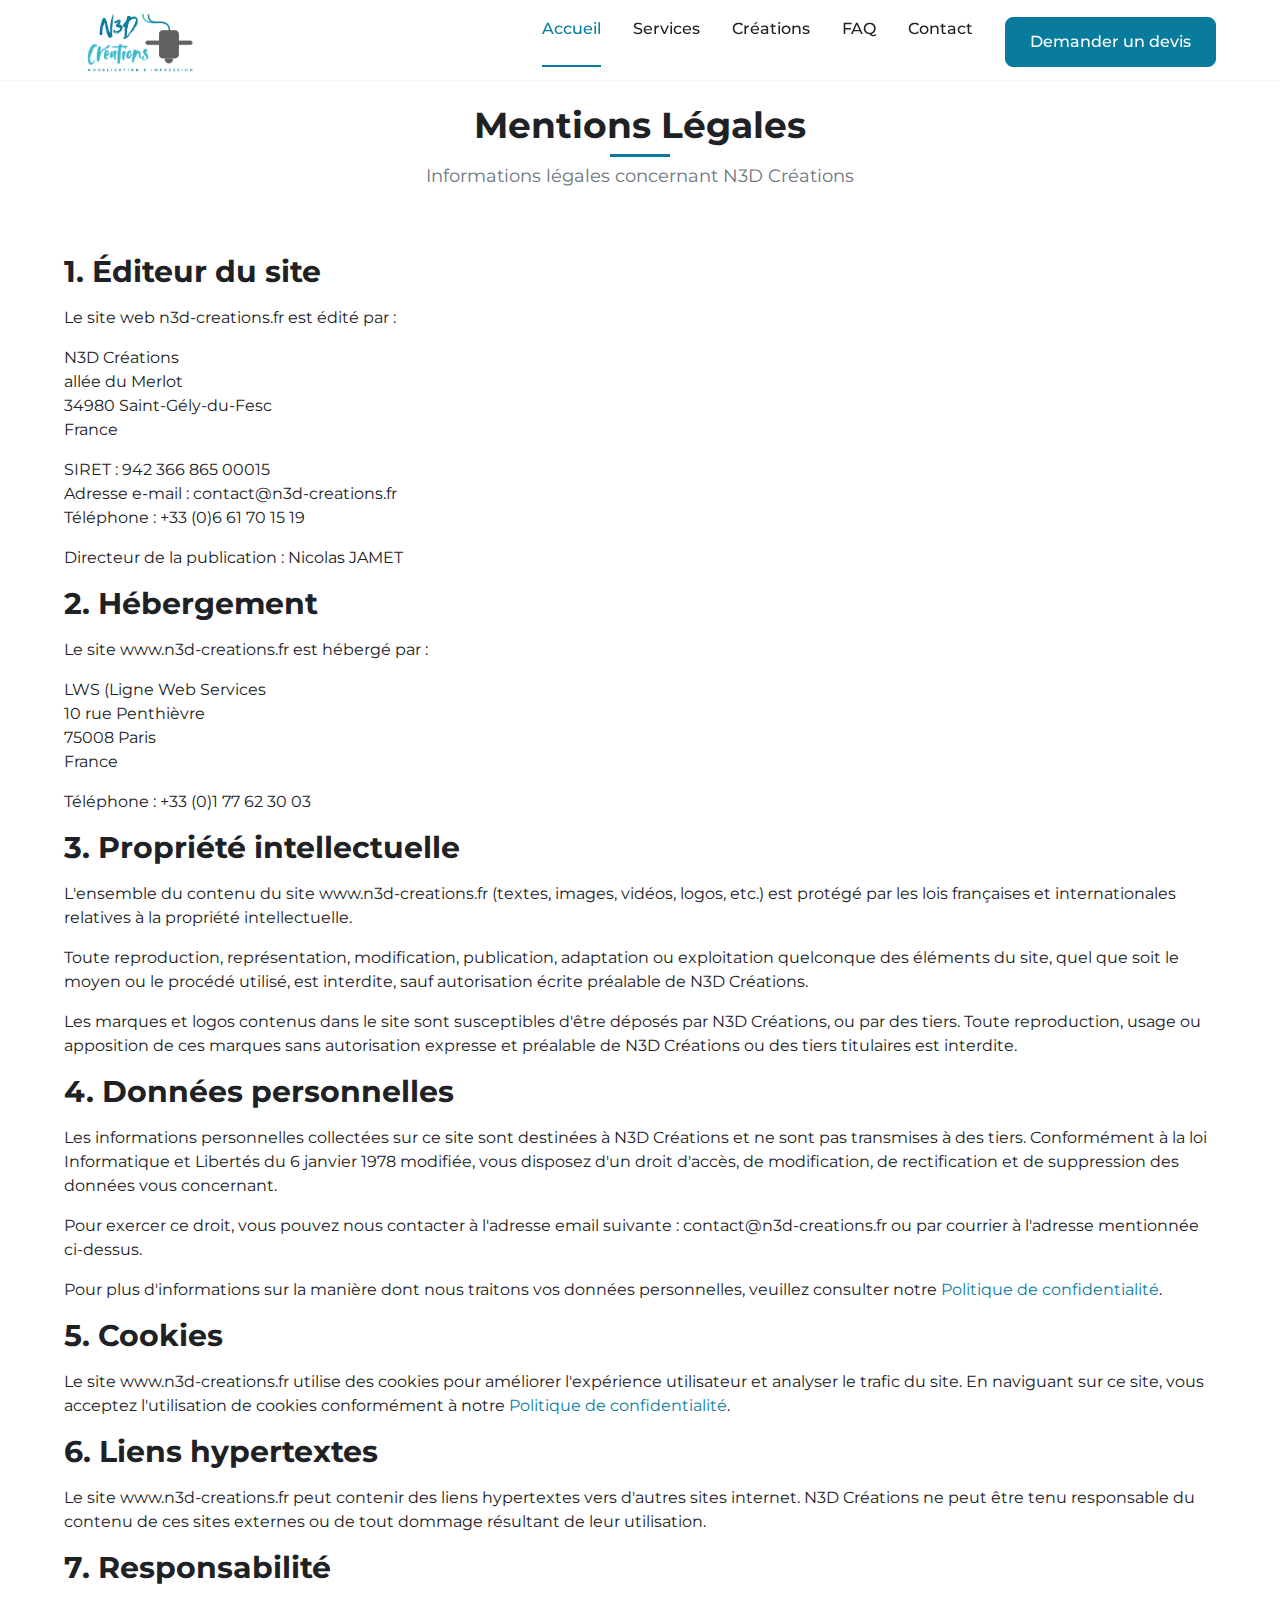
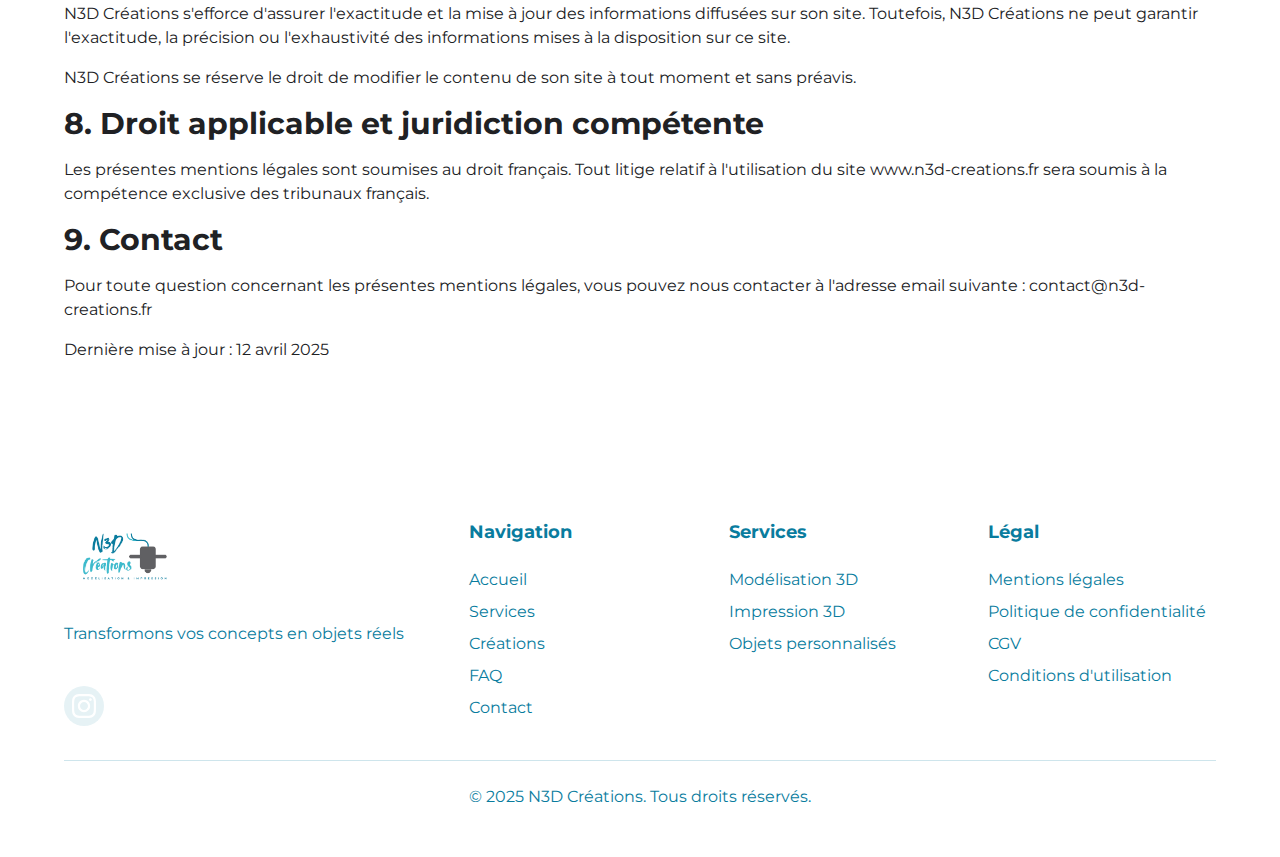
<file: mentions-legales.html>
<!DOCTYPE html>
<html lang="fr">
<head>
    <meta charset="UTF-8">
    <meta name="viewport" content="width=device-width, initial-scale=1.0">
    <meta name="description" content="Mentions légales de N3D Créations - Service de modélisation et impression 3D à Saint-Gély-du-Fesc.">
    <meta name="robots" content="noindex, follow">
    
    <!-- Canonical -->
    <link rel="canonical" href="https://www.n3d-creations.fr/mentions-legales.html">
    
    <!-- Favicon -->
    <link rel="icon" href="favicon.ico" type="image/x-icon">
    <link rel="apple-touch-icon" sizes="180x180" href="images/favicon/apple-touch-icon.png">
    <link rel="icon" type="image/png" sizes="32x32" href="images/favicon/favicon-32x32.png">
    <link rel="icon" type="image/png" sizes="16x16" href="images/favicon/favicon-16x16.png">
    <link rel="manifest" href="images/favicon/site.webmanifest">
    
    <!-- Fonts -->
    <link rel="preconnect" href="https://fonts.googleapis.com">
    <link rel="preconnect" href="https://fonts.gstatic.com" crossorigin>
    <link href="https://fonts.googleapis.com/css2?family=Montserrat:wght@300;400;500;600;700&display=swap" rel="stylesheet">
    
    <!-- CSS -->
    <link rel="stylesheet" href="css/normalize.css">
    <link rel="stylesheet" href="css/style.css">
    
    <!-- Google Analytics -->
    <script async src="https://www.googletagmanager.com/gtag/js?id=G-XXXXXXXXXX"></script>
    <script>
        window.dataLayer = window.dataLayer || [];
        function gtag(){dataLayer.push(arguments);}
        gtag('js', new Date());
        gtag('config', 'G-XXXXXXXXXX');
    </script>
    
    <!-- Google Tag Manager -->
    <script>(function(w,d,s,l,i){w[l]=w[l]||[];w[l].push({'gtm.start':
    new Date().getTime(),event:'gtm.js'});var f=d.getElementsByTagName(s)[0],
    j=d.createElement(s),dl=l!='dataLayer'?'&l='+l:'';j.async=true;j.src=
    'https://www.googletagmanager.com/gtm.js?id='+i+dl;f.parentNode.insertBefore(j,f);
    })(window,document,'script','dataLayer','GTM-XXXXXXX');</script>
    
    <title>Mentions Légales | N3D Créations</title>
</head>
<body>
    <!-- Google Tag Manager (noscript) -->
    <noscript><iframe src="https://www.googletagmanager.com/ns.html?id=GTM-XXXXXXX"
    height="0" width="0" style="display:none;visibility:hidden"></iframe></noscript>
    
    <!-- Header -->
    <header class="header" id="header">
        <div class="container">
            <div class="header__content">
                <a href="index.html" class="logo" aria-label="Accueil N3D Créations">
                    <img src="images/logo.png" alt="Logo N3D Créations" width="150" height="auto">
                </a>
                <nav class="nav" id="main-nav" aria-label="Navigation principale">
                    <button class="nav-toggle" id="nav-toggle" aria-expanded="false" aria-controls="nav-menu" aria-label="Menu de navigation">
                        <span class="nav-toggle__line"></span>
                        <span class="nav-toggle__line"></span>
                        <span class="nav-toggle__line"></span>
                    </button>
                    <ul class="nav__menu" id="nav-menu">
                        <li class="nav__item"><a href="index.html" class="nav__link">Accueil</a></li>
                        <li class="nav__item"><a href="index.html#services" class="nav__link">Services</a></li>
                        <li class="nav__item"><a href="index.html#portfolio" class="nav__link">Créations</a></li>
                        <li class="nav__item"><a href="index.html#faq" class="nav__link">FAQ</a></li>
                        <li class="nav__item"><a href="index.html#contact" class="nav__link">Contact</a></li>
                        <li class="nav__item nav__item--cta"><a href="index.html#contact" class="btn btn--primary">Demander un devis</a></li>
                    </ul>
                </nav>
            </div>
        </div>
    </header>

    <!-- Legal Content -->
    <section class="legal">
        <div class="container">
            <div class="section-header">
                <h1 class="section-title">Mentions Légales</h1>
                <p class="section-subtitle">Informations légales concernant N3D Créations</p>
            </div>
            <div class="legal__content">
                <h2>1. Éditeur du site</h2>
                <p>Le site web n3d-creations.fr est édité par :</p>
                <p>N3D Créations<br>
                allée du Merlot<br>
                34980 Saint-Gély-du-Fesc<br>
                France</p>
                <p>SIRET : 942 366 865 00015<br>
                 Adresse e-mail : contact@n3d-creations.fr<br>
                Téléphone : +33 (0)6 61 70 15 19</p>
                <p>Directeur de la publication : Nicolas JAMET</p>

                <h2>2. Hébergement</h2>
                <p>Le site www.n3d-creations.fr est hébergé par :</p>
                <p>LWS (Ligne Web Services<br>
                10 rue Penthièvre<br>
                75008 Paris<br>
                France</p>
                <p>Téléphone : +33 (0)1 77 62 30 03</p>

                <h2>3. Propriété intellectuelle</h2>
                <p>L'ensemble du contenu du site www.n3d-creations.fr (textes, images, vidéos, logos, etc.) est protégé par les lois françaises et internationales relatives à la propriété intellectuelle.</p>
                <p>Toute reproduction, représentation, modification, publication, adaptation ou exploitation quelconque des éléments du site, quel que soit le moyen ou le procédé utilisé, est interdite, sauf autorisation écrite préalable de N3D Créations.</p>
                <p>Les marques et logos contenus dans le site sont susceptibles d'être déposés par N3D Créations, ou par des tiers. Toute reproduction, usage ou apposition de ces marques sans autorisation expresse et préalable de N3D Créations ou des tiers titulaires est interdite.</p>

                <h2>4. Données personnelles</h2>
                <p>Les informations personnelles collectées sur ce site sont destinées à N3D Créations et ne sont pas transmises à des tiers. Conformément à la loi Informatique et Libertés du 6 janvier 1978 modifiée, vous disposez d'un droit d'accès, de modification, de rectification et de suppression des données vous concernant.</p>
                <p>Pour exercer ce droit, vous pouvez nous contacter à l'adresse email suivante : contact@n3d-creations.fr ou par courrier à l'adresse mentionnée ci-dessus.</p>
                <p>Pour plus d'informations sur la manière dont nous traitons vos données personnelles, veuillez consulter notre <a href="politique-confidentialite.html">Politique de confidentialité</a>.</p>

                <h2>5. Cookies</h2>
                <p>Le site www.n3d-creations.fr utilise des cookies pour améliorer l'expérience utilisateur et analyser le trafic du site. En naviguant sur ce site, vous acceptez l'utilisation de cookies conformément à notre <a href="politique-confidentialite.html">Politique de confidentialité</a>.</p>

                <h2>6. Liens hypertextes</h2>
                <p>Le site www.n3d-creations.fr peut contenir des liens hypertextes vers d'autres sites internet. N3D Créations ne peut être tenu responsable du contenu de ces sites externes ou de tout dommage résultant de leur utilisation.</p>

                <h2>7. Responsabilité</h2>
                <p>N3D Créations s'efforce d'assurer l'exactitude et la mise à jour des informations diffusées sur son site. Toutefois, N3D Créations ne peut garantir l'exactitude, la précision ou l'exhaustivité des informations mises à la disposition sur ce site.</p>
                <p>N3D Créations se réserve le droit de modifier le contenu de son site à tout moment et sans préavis.</p>

                <h2>8. Droit applicable et juridiction compétente</h2>
                <p>Les présentes mentions légales sont soumises au droit français. Tout litige relatif à l'utilisation du site www.n3d-creations.fr sera soumis à la compétence exclusive des tribunaux français.</p>

                <h2>9. Contact</h2>
                <p>Pour toute question concernant les présentes mentions légales, vous pouvez nous contacter à l'adresse email suivante : contact@n3d-creations.fr</p>
                
                <p class="legal__date">Dernière mise à jour : 12 avril 2025</p>
            </div>
        </div>
    </section>

    <!-- Footer -->
    <footer class="footer">
        <div class="container">
            <div class="footer__content">
                <div class="footer__brand">
                    <a href="index.html" class="footer__logo">
                        <img src="images/logo-white.png" alt="Logo N3D Créations" width="120" height="auto">
                    </a>
                    <p class="footer__tagline">Transformons vos concepts en objets réels</p>
                    <div class="footer__social">
                        <a href="https://www.instagram.com/n3d_creations/" class="social-link" target="_blank" rel="noopener" aria-label="Instagram">
                            <img src="images/icons/instagram-icon-white.svg" alt="Instagram" width="24" height="24">
                        </a>
                    </div>
                </div>
                <div class="footer__nav">
                    <div class="footer__nav-column">
                        <h3 class="footer__nav-title">Navigation</h3>
                        <ul class="footer__nav-list">
                            <li><a href="index.html">Accueil</a></li>
                            <li><a href="index.html#services">Services</a></li>
                            <li><a href="index.html#portfolio">Créations</a></li>
                            <li><a href="faq.html">FAQ</a></li>  <!-- chemin correct -->
                            <li><a href="index.html#contact">Contact</a></li>
                        </ul>
                    </div>
                    <div class="footer__nav-column">
                        <h3 class="footer__nav-title">Services</h3>
                        <ul class="footer__nav-list">
                            <li><a href="index.html#services">Modélisation 3D</a></li>
                            <li><a href="index.html#services">Impression 3D</a></li>
                            <li><a href="index.html#services">Objets personnalisés</a></li>
                        </ul>
                    </div>
                    <div class="footer__nav-column">
                        <h3 class="footer__nav-title">Légal</h3>
                        <ul class="footer__nav-list">
                            <li><a href="mentions-legales.html">Mentions légales</a></li>
                            <li><a href="politique-confidentialite.html">Politique de confidentialité</a></li>
                            <li><a href="cgv.html">CGV</a></li>
                            <li><a href="condition-dutilisation.html">Conditions d'utilisation</a></li>
                        </ul>
                    </div>
                </div>
            </div>
            <div class="footer__bottom">
                <p class="footer__copyright">&copy; 2025 N3D Créations. Tous droits réservés.</p>
            </div>
        </div>
    </footer>

    <!-- Back to top button -->
    <a href="#" class="back-to-top" aria-label="Retour en haut de page">
        <img src="images/icons/arrow-up.svg" alt="Flèche vers le haut" width="20" height="20">
    </a>

    <!-- Scripts -->
    <script src="js/main.js"></script>
</body>
</html>
</file>
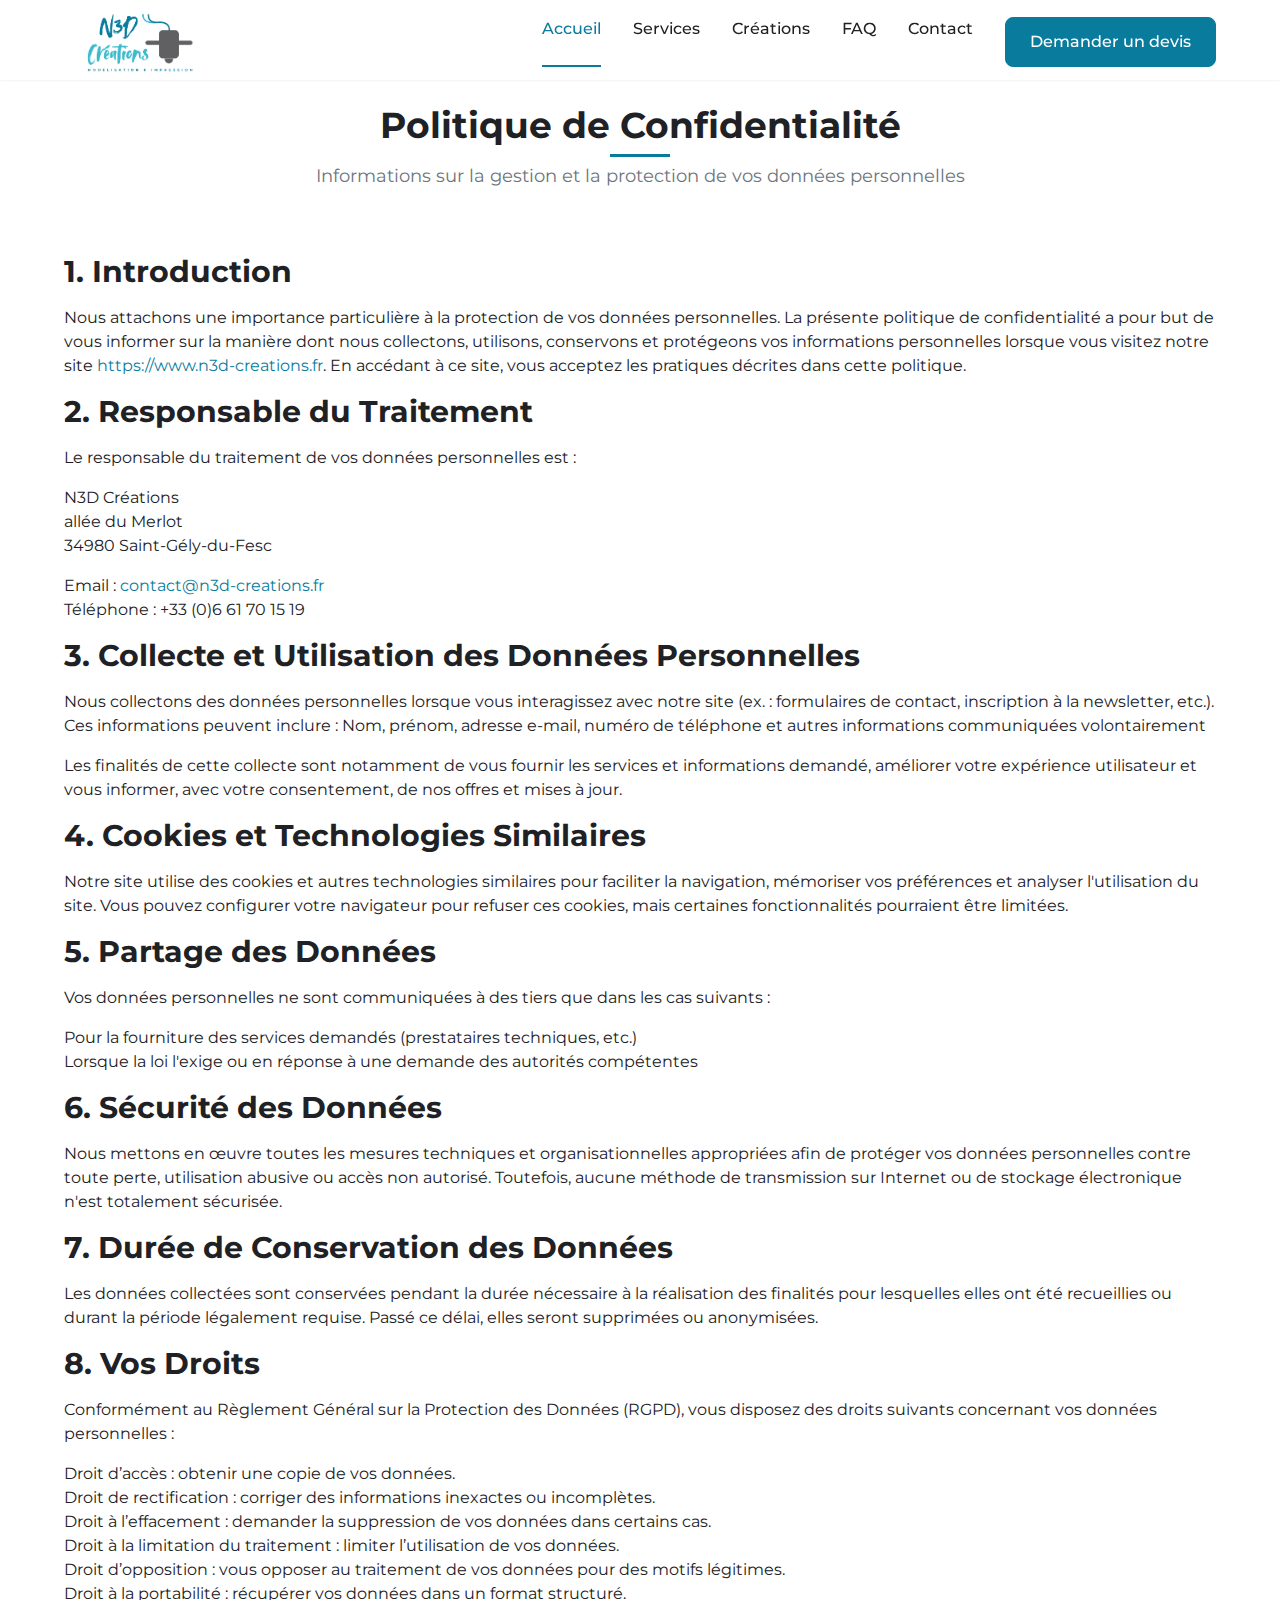
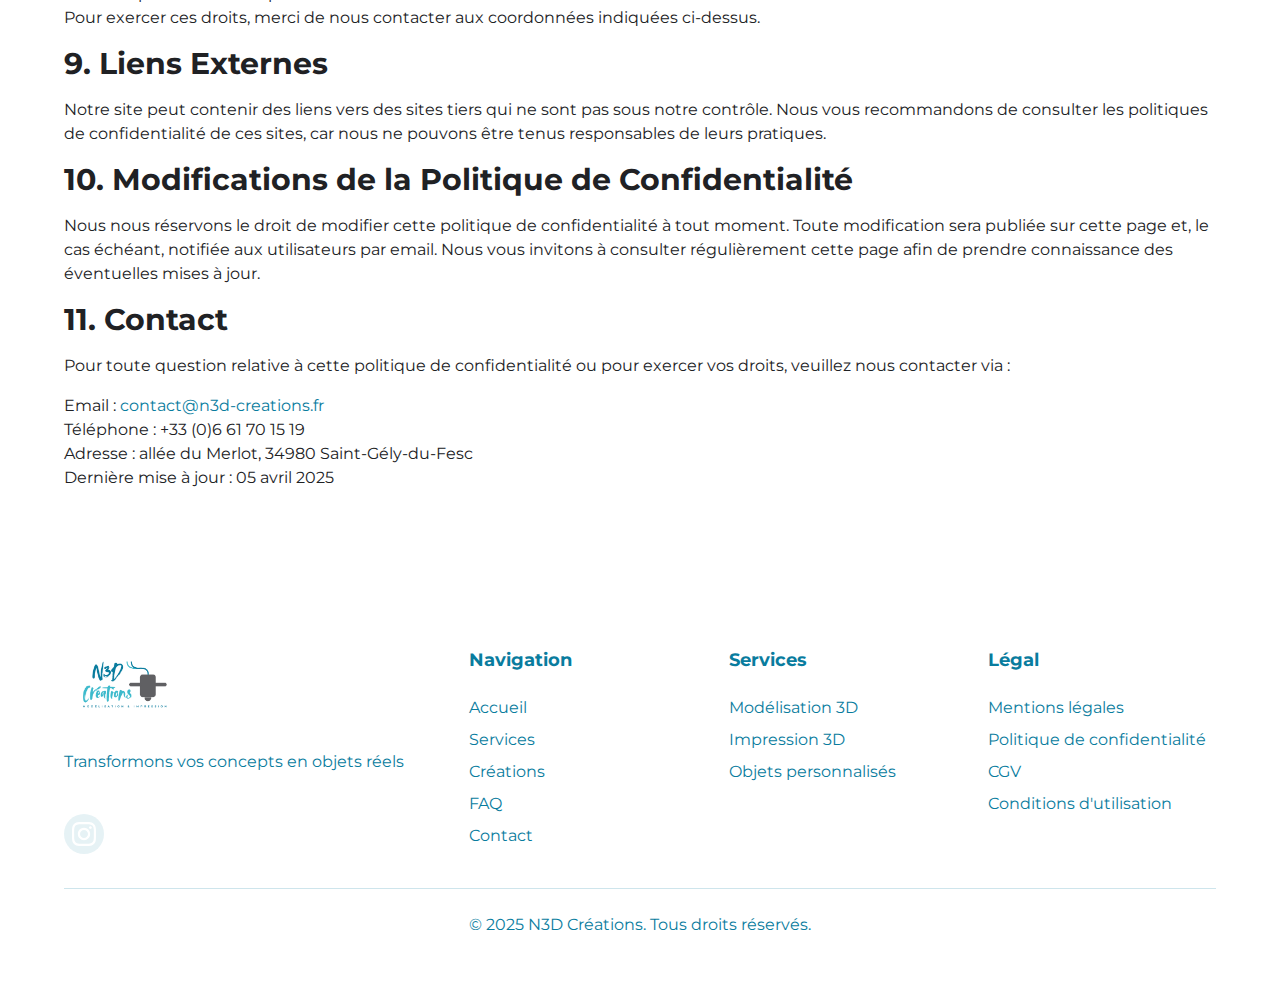
<file: politique-confidentialite.html>
<!DOCTYPE html>
<html lang="fr">
<head>
    <meta charset="UTF-8">
    <meta name="viewport" content="width=device-width, initial-scale=1.0">
    <meta name="description" content="Politique de Confidentialité de N3D Créations – Protection et gestion de vos données personnelles.">
    <meta name="robots" content="noindex, follow">
    
    <!-- Canonical -->
    <link rel="canonical" href="https://www.n3d-creations.fr/politique-confidentialite.html">
    
    <!-- Favicon -->
    <link rel="icon" href="favicon.ico" type="image/x-icon">
    <link rel="apple-touch-icon" sizes="180x180" href="images/favicon/apple-touch-icon.png">
    <link rel="icon" type="image/png" sizes="32x32" href="images/favicon/favicon-32x32.png">
    <link rel="icon" type="image/png" sizes="16x16" href="images/favicon/favicon-16x16.png">
    <link rel="manifest" href="images/favicon/site.webmanifest">
    
    <!-- Fonts -->
    <link rel="preconnect" href="https://fonts.googleapis.com">
    <link rel="preconnect" href="https://fonts.gstatic.com" crossorigin>
    <link href="https://fonts.googleapis.com/css2?family=Montserrat:wght@300;400;500;600;700&display=swap" rel="stylesheet">
    
    <!-- CSS -->
    <link rel="stylesheet" href="css/normalize.css">
    <link rel="stylesheet" href="css/style.css">
    
    <!-- Google Analytics -->
    <script async src="https://www.googletagmanager.com/gtag/js?id=G-XXXXXXXXXX"></script>
    <script>
        window.dataLayer = window.dataLayer || [];
        function gtag(){dataLayer.push(arguments);}
        gtag('js', new Date());
        gtag('config', 'G-XXXXXXXXXX');
    </script>
    
    <!-- Google Tag Manager -->
    <script>(function(w,d,s,l,i){w[l]=w[l]||[];w[l].push({'gtm.start':
    new Date().getTime(),event:'gtm.js'});var f=d.getElementsByTagName(s)[0],
    j=d.createElement(s),dl=l!='dataLayer'?'&l='+l:'';j.async=true;j.src=
    'https://www.googletagmanager.com/gtm.js?id='+i+dl;f.parentNode.insertBefore(j,f);
    })(window,document,'script','dataLayer','GTM-XXXXXXX');</script>
    
    <title>Politique de Confidentialité | N3D Créations</title>
</head>
<body>
    <!-- Google Tag Manager (noscript) -->
    <noscript><iframe src="https://www.googletagmanager.com/ns.html?id=GTM-XXXXXXX"
    height="0" width="0" style="display:none;visibility:hidden"></iframe></noscript>
    
    <!-- Header -->
    <header class="header" id="header">
        <div class="container">
            <div class="header__content">
                <a href="index.html" class="logo" aria-label="Accueil N3D Créations">
                    <img src="images/logo.png" alt="Logo N3D Créations" width="150" height="auto">
                </a>
                <nav class="nav" id="main-nav" aria-label="Navigation principale">
                    <button class="nav-toggle" id="nav-toggle" aria-expanded="false" aria-controls="nav-menu" aria-label="Menu de navigation">
                        <span class="nav-toggle__line"></span>
                        <span class="nav-toggle__line"></span>
                        <span class="nav-toggle__line"></span>
                    </button>
                    <ul class="nav__menu" id="nav-menu">
                        <li class="nav__item"><a href="index.html" class="nav__link">Accueil</a></li>
                        <li class="nav__item"><a href="index.html#services" class="nav__link">Services</a></li>
                        <li class="nav__item"><a href="index.html#portfolio" class="nav__link">Créations</a></li>
                        <li class="nav__item"><a href="index.html#faq" class="nav__link">FAQ</a></li>
                        <li class="nav__item"><a href="index.html#contact" class="nav__link">Contact</a></li>
                        <li class="nav__item nav__item--cta"><a href="index.html#contact" class="btn btn--primary">Demander un devis</a></li>
                    </ul>
                </nav>
            </div>
        </div>
    </header>

    <!-- Contenu principal (section "Politique de Confidentialité") -->
    <section class="legal">
        <div class="container">
            <div class="section-header">
                <h1 class="section-title">Politique de Confidentialité</h1>
                <p class="section-subtitle">Informations sur la gestion et la protection de vos données personnelles</p>
            </div>
            <div class="legal__content">
                <h2>1. Introduction</h2>
                <p>Nous attachons une importance particulière à la protection de vos données personnelles. La présente politique de confidentialité a pour but de vous informer sur la manière dont nous collectons, utilisons, conservons et protégeons vos informations personnelles lorsque vous visitez notre site <a href="https://www.n3d-creations.fr" target="_blank">https://www.n3d-creations.fr</a>. En accédant à ce site, vous acceptez les pratiques décrites dans cette politique.</p>
                
                <h2>2. Responsable du Traitement</h2>
                <p>Le responsable du traitement de vos données personnelles est :</p>
                <p>
                    N3D Créations<br>
                    allée du Merlot<br>
                    34980 Saint-Gély-du-Fesc
                </p>
                Email : <a href="mailto:contact@n3d-creations.fr">contact@n3d-creations.fr</a><br>
                    Téléphone : +33 (0)6 61 70 15 19
                </p>
                
                <h2>3. Collecte et Utilisation des Données Personnelles</h2>
                <p>Nous collectons des données personnelles lorsque vous interagissez avec notre site (ex. : formulaires de contact, inscription à la newsletter, etc.). Ces informations peuvent inclure : Nom, prénom, adresse e-mail, numéro de téléphone et autres informations communiquées volontairement</li>
                </ul>
                
                <p>Les finalités de cette collecte sont notamment de vous fournir les services et informations demandé, améliorer votre expérience utilisateur et vous informer, avec votre consentement, de nos offres et mises à jour.</li>
                </ul>
            </p>
            <p>
                <h2>4. Cookies et Technologies Similaires</h2>
                <p>Notre site utilise des cookies et autres technologies similaires pour faciliter la navigation, mémoriser vos préférences et analyser l'utilisation du site. Vous pouvez configurer votre navigateur pour refuser ces cookies, mais certaines fonctionnalités pourraient être limitées.</p>
                
                <h2>5. Partage des Données</h2>
                <p>Vos données personnelles ne sont communiquées à des tiers que dans les cas suivants :</p>
                <ul>
                    <li>Pour la fourniture des services demandés (prestataires techniques, etc.)</li>
                    <li>Lorsque la loi l'exige ou en réponse à une demande des autorités compétentes</li>
                </ul>
            </p>
            <p>
                <h2>6. Sécurité des Données</h2>
                <p>Nous mettons en œuvre toutes les mesures techniques et organisationnelles appropriées afin de protéger vos données personnelles contre toute perte, utilisation abusive ou accès non autorisé. Toutefois, aucune méthode de transmission sur Internet ou de stockage électronique n'est totalement sécurisée.</p>
                
                <h2>7. Durée de Conservation des Données</h2>
                <p>Les données collectées sont conservées pendant la durée nécessaire à la réalisation des finalités pour lesquelles elles ont été recueillies ou durant la période légalement requise. Passé ce délai, elles seront supprimées ou anonymisées.</p>
                
                <h2>8. Vos Droits</h2>
                <p>Conformément au Règlement Général sur la Protection des Données (RGPD), vous disposez des droits suivants concernant vos données personnelles :</p>
                <ul>
                    <li>Droit d’accès : obtenir une copie de vos données.</li>
                    <li>Droit de rectification : corriger des informations inexactes ou incomplètes.</li>
                    <li>Droit à l’effacement : demander la suppression de vos données dans certains cas.</li>
                    <li>Droit à la limitation du traitement : limiter l’utilisation de vos données.</li>
                    <li>Droit d’opposition : vous opposer au traitement de vos données pour des motifs légitimes.</li>
                    <li>Droit à la portabilité : récupérer vos données dans un format structuré.</li>
                </ul>
                <p>Pour exercer ces droits, merci de nous contacter aux coordonnées indiquées ci-dessus.</p>
                
                <h2>9. Liens Externes</h2>
                <p>Notre site peut contenir des liens vers des sites tiers qui ne sont pas sous notre contrôle. Nous vous recommandons de consulter les politiques de confidentialité de ces sites, car nous ne pouvons être tenus responsables de leurs pratiques.</p>
                
                <h2>10. Modifications de la Politique de Confidentialité</h2>
                <p>Nous nous réservons le droit de modifier cette politique de confidentialité à tout moment. Toute modification sera publiée sur cette page et, le cas échéant, notifiée aux utilisateurs par email. Nous vous invitons à consulter régulièrement cette page afin de prendre connaissance des éventuelles mises à jour.</p>
                
                <h2>11. Contact</h2>
                <p>Pour toute question relative à cette politique de confidentialité ou pour exercer vos droits, veuillez nous contacter via :</p>
                <ul>
                    <li>Email : <a href="mailto:contact@n3d-creations.fr">contact@n3d-creations.fr</a></li>
                    <li>Téléphone : +33 (0)6 61 70 15 19</li>
                    <li>Adresse : allée du Merlot, 34980 Saint-Gély-du-Fesc</li>
                </ul>
                
                <p class="legal__date">Dernière mise à jour : 05 avril 2025</p>
            </div>
        </div>
    </section>

    <!-- Footer -->
    <footer class="footer">
        <div class="container">
            <div class="footer__content">
                <div class="footer__brand">
                    <a href="index.html" class="footer__logo">
                        <img src="images/logo-white.png" alt="Logo N3D Créations" width="120" height="auto">
                    </a>
                    <p class="footer__tagline">Transformons vos concepts en objets réels</p>
                    <div class="footer__social">
                        <a href="https://www.instagram.com/n3d_creations/" class="social-link" target="_blank" rel="noopener" aria-label="Instagram">
                            <img src="images/icons/instagram-icon-white.svg" alt="Instagram" width="24" height="24">
                        </a>
                    </div>
                </div>
                <div class="footer__nav">
                    <div class="footer__nav-column">
                        <h3 class="footer__nav-title">Navigation</h3>
                        <ul class="footer__nav-list">
                            <li><a href="index.html">Accueil</a></li>
                            <li><a href="index.html#services">Services</a></li>
                            <li><a href="index.html#portfolio">Créations</a></li>
                            <li><a href="faq.html">FAQ</a></li>  <!-- chemin correct -->
                            <li><a href="index.html#contact">Contact</a></li>
                        </ul>
                    </div>
                    <div class="footer__nav-column">
                        <h3 class="footer__nav-title">Services</h3>
                        <ul class="footer__nav-list">
                            <li><a href="index.html#services">Modélisation 3D</a></li>
                            <li><a href="index.html#services">Impression 3D</a></li>
                            <li><a href="index.html#services">Objets personnalisés</a></li>
                        </ul>
                    </div>
                    <div class="footer__nav-column">
                        <h3 class="footer__nav-title">Légal</h3>
                        <ul class="footer__nav-list">
                            <li><a href="mentions-legales.html">Mentions légales</a></li>
                            <li><a href="politique-confidentialite.html">Politique de confidentialité</a></li>
                            <li><a href="cgv.html">CGV</a></li>
                            <li><a href="condition-dutilisation.html">Conditions d'utilisation</a></li>
                        </ul>
                    </div>
                </div>
            </div>
            <div class="footer__bottom">
                <p class="footer__copyright">&copy; 2025 N3D Créations. Tous droits réservés.</p>
            </div>
        </div>
    </footer>

    <!-- Bouton "Retour en haut" -->
    <a href="#" class="back-to-top" aria-label="Retour en haut de page">
        <img src="images/icons/arrow-up.svg" alt="Flèche vers le haut" width="20" height="20">
    </a>

    <!-- Scripts -->
    <script src="js/main.js"></script>
</body>
</html>
</file>
<file: css/style.css>
/* 
* N3D Créations - Main Stylesheet
* https://www.n3d-creations.fr
* Version: 1.0
* Author: N3D Créations
*/

/*--------------------------------------------------------------
# Variables
--------------------------------------------------------------*/
:root {
    /* Colors */
    --color-primary: #097C9E;
    --color-secondary: #3CBACC;
    --color-neutral: #606063;
    --color-light: #F5F7FA;
    --color-dark: #202124;
    --color-white: #FFFFFF;
    --color-black: #000000;
    --color-gray-100: #F8F9FA;
    --color-gray-200: #E9ECEF;
    --color-gray-300: #DEE2E6;
    --color-gray-400: #CED4DA;
    --color-gray-500: #ADB5BD;
    --color-gray-600: #6C757D;
    --color-gray-700: #495057;
    --color-gray-800: #343A40;
    --color-gray-900: #212529;
    --color-success: #28A745;
    --color-error: #DC3545;
    --color-warning: #FFC107;
    --color-info: #17A2B8;

    /* Typography */
    --font-family-primary: 'Montserrat', sans-serif;
    --font-size-base: 16px;
    --font-size-sm: 0.875rem;
    --font-size-md: 1rem;
    --font-size-lg: 1.125rem;
    --font-size-xl: 1.25rem;
    --font-size-2xl: 1.5rem;
    --font-size-3xl: 1.875rem;
    --font-size-4xl: 2.25rem;
    --font-size-5xl: 3rem;
    --font-weight-light: 300;
    --font-weight-regular: 400;
    --font-weight-medium: 500;
    --font-weight-semibold: 600;
    --font-weight-bold: 700;
    --line-height-tight: 1.2;
    --line-height-base: 1.5;
    --line-height-loose: 1.8;

    /* Spacing */
    --spacing-xs: 0.25rem;
    --spacing-sm: 0.5rem;
    --spacing-md: 1rem;
    --spacing-lg: 1.5rem;
    --spacing-xl: 2rem;
    --spacing-2xl: 3rem;
    --spacing-3xl: 4rem;
    --spacing-4xl: 6rem;

    /* Borders */
    --border-radius-sm: 0.25rem;
    --border-radius-md: 0.5rem;
    --border-radius-lg: 1rem;
    --border-radius-full: 9999px;
    --border-width-thin: 1px;
    --border-width-thick: 2px;

    /* Shadows */
    --shadow-sm: 0 1px 2px 0 rgba(0, 0, 0, 0.05);
    --shadow-md: 0 4px 6px -1px rgba(0, 0, 0, 0.1), 0 2px 4px -1px rgba(0, 0, 0, 0.06);
    --shadow-lg: 0 10px 15px -3px rgba(0, 0, 0, 0.1), 0 4px 6px -2px rgba(0, 0, 0, 0.05);
    --shadow-xl: 0 20px 25px -5px rgba(0, 0, 0, 0.1), 0 10px 10px -5px rgba(0, 0, 0, 0.04);

    /* Transitions */
    --transition-fast: all 0.2s ease;
    --transition-base: all 0.3s ease;
    --transition-slow: all 0.5s ease;

    /* Layout */
    --container-max-width: 1200px;
    --container-padding: 1.5rem;
    --header-height: 80px;
    --footer-padding: 4rem 0 2rem;
    --section-padding: 5rem 0;
}

/*--------------------------------------------------------------
# Reset & Base
--------------------------------------------------------------*/
*,
*::before,
*::after {
    box-sizing: border-box;
    margin: 0;
    padding: 0;
}

html {
    font-size: var(--font-size-base);
    scroll-behavior: smooth;
    scroll-padding-top: var(--header-height);
}

body {
    font-family: var(--font-family-primary);
    font-size: var(--font-size-md);
    font-weight: var(--font-weight-regular);
    line-height: var(--line-height-base);
    color: var(--color-dark);
    background-color: var(--color-white);
    -webkit-font-smoothing: antialiased;
    -moz-osx-font-smoothing: grayscale;
    overflow-x: hidden;
}

img,
svg {
    max-width: 100%;
    height: auto;
    vertical-align: middle;
}

a {
    color: var(--color-primary);
    text-decoration: none;
    transition: var(--transition-fast);
}

a:hover,
a:focus {
    color: var(--color-secondary);
    text-decoration: underline;
}

ul,
ol {
    list-style: none;
}

button,
input,
select,
textarea {
    font-family: inherit;
    font-size: 100%;
    line-height: 1.15;
    margin: 0;
}

button,
[type="button"],
[type="reset"],
[type="submit"] {
    -webkit-appearance: button;
    cursor: pointer;
}

section {
    padding: var(--section-padding);
}

.container {
    width: 100%;
    max-width: var(--container-max-width);
    margin: 0 auto;
    padding: 0 var(--container-padding);
}

/*--------------------------------------------------------------
# Typography
--------------------------------------------------------------*/
h1, h2, h3, h4, h5, h6 {
    font-weight: var(--font-weight-bold);
    line-height: var(--line-height-tight);
    margin-bottom: var(--spacing-md);
    color: var(--color-dark);
}

h1 {
    font-size: var(--font-size-4xl);
}

h2 {
    font-size: var(--font-size-3xl);
}

h3 {
    font-size: var(--font-size-2xl);
}

h4 {
    font-size: var(--font-size-xl);
}

h5 {
    font-size: var(--font-size-lg);
}

h6 {
    font-size: var(--font-size-md);
}

p {
    margin-bottom: var(--spacing-md);
}

@media (max-width: 768px) {
    h1 {
        font-size: var(--font-size-3xl);
    }

    h2 {
        font-size: var(--font-size-2xl);
    }

    h3 {
        font-size: var(--font-size-xl);
    }
}

/*--------------------------------------------------------------
# Buttons
--------------------------------------------------------------*/
.btn {
    display: inline-block;
    font-weight: var(--font-weight-medium);
    text-align: center;
    white-space: nowrap;
    vertical-align: middle;
    user-select: none;
    padding: 0.75rem 1.5rem;
    font-size: var(--font-size-md);
    line-height: 1.5;
    border-radius: var(--border-radius-md);
    transition: var(--transition-base);
    text-decoration: none;
}

.btn:hover, .btn:focus {
    text-decoration: none;
    transform: translateY(-2px);
    box-shadow: var(--shadow-md);
}

.btn--primary {
    color: var(--color-white);
    background-color: var(--color-primary);
    border: var(--border-width-thin) solid var(--color-primary);
}

.btn--primary:hover, .btn--primary:focus {
    background-color: shade-color(var(--color-primary), 10%);
    border-color: shade-color(var(--color-primary), 10%);
    color: var(--color-white);
}

.btn--outline {
    color: var(--color-primary);
    background-color: transparent;
    border: var(--border-width-thin) solid var(--color-primary);
}

.btn--outline:hover, .btn--outline:focus {
    color: var(--color-white);
    background-color: var(--color-primary);
}

.btn--lg {
    padding: 1rem 2rem;
    font-size: var(--font-size-lg);
}

.btn--full {
    width: 100%;
}

/*--------------------------------------------------------------
# Header & Navigation
--------------------------------------------------------------*/
.header {
    position: fixed;
    top: 0;
    left: 0;
    width: 100%;
    height: var(--header-height);
    background-color: var(--color-white);
    box-shadow: var(--shadow-sm);
    z-index: 1000;
    transition: var(--transition-base);
}

.header.scrolled {
    box-shadow: var(--shadow-md);
}

.header__content {
    display: flex;
    align-items: center;
    justify-content: space-between;
    height: 100%;
}

.logo {
    display: flex;
    align-items: center;
}

.nav {
    display: flex;
    align-items: center;
}

.nav__menu {
    display: flex;
    gap: var(--spacing-xl);
}

.nav__item {
    position: relative;
}

.nav__link {
    color: var(--color-dark);
    font-weight: var(--font-weight-medium);
    padding: var(--spacing-sm) 0;
    transition: var(--transition-fast);
}

.nav__link:hover, .nav__link:focus, .nav__link.active {
    color: var(--color-primary);
    text-decoration: none;
}

.nav__link.active::after {
    content: '';
    position: absolute;
    bottom: 0;
    left: 0;
    width: 100%;
    height: 2px;
    background-color: var(--color-primary);
}

.nav-toggle {
    display: none;
    background: none;
    border: none;
    padding: var(--spacing-sm);
}

.nav-toggle__line {
    display: block;
    width: 24px;
    height: 2px;
    background-color: var(--color-dark);
    margin: 5px 0;
    transition: var(--transition-fast);
}
/* Voici le bloc de code corrigé à utiliser pour votre menu mobile */

@media (max-width: 992px) {
    /* Bouton hamburger */
    .nav-toggle {
        display: block;
        background: none;
        border: none;
        padding: 10px;
        cursor: pointer;
        z-index: 1001;
    }
    
    .nav-toggle__line {
        display: block;
        width: 24px;
        height: 2px;
        background-color: var(--color-dark);
        margin: 5px 0;
        transition: 0.3s;
    }
    
    /* Animation des lignes du hamburger */
    .nav-toggle.active .nav-toggle__line:nth-child(1) {
        transform: translateY(7px) rotate(45deg);
    }
    
    .nav-toggle.active .nav-toggle__line:nth-child(2) {
        opacity: 0;
    }
    
    .nav-toggle.active .nav-toggle__line:nth-child(3) {
        transform: translateY(-7px) rotate(-45deg);
    }
    
    /* Menu navigation mobile */
    .nav__menu {
        position: fixed;
        top: 0;
        right: -100%; /* Position initiale hors écran */
        width: 80%;
        max-width: 300px;
        height: 100vh;
        background-color: #ffffff; /* Fond blanc */
        padding: 80px 20px 20px;
        box-shadow: -5px 0 15px rgba(0, 0, 0, 0.1);
        transition: right 0.3s ease; /* Animation simple */
        z-index: 1000;
        
        /* Mise en page du menu */
        display: flex;
        flex-direction: column;
        align-items: center;
        gap: 20px;
    }
    
    /* Quand le menu est actif */
    .nav__menu.active {
        right: 0; /* Menu visible */
    }
    
    /* Style des éléments du menu */
    .nav__item {
        width: 100%;
        text-align: center;
    }
    
    .nav__link {
        display: block;
        padding: 12px 0;
        font-size: 16px;
        color: var(--color-dark);
        border-bottom: 1px solid var(--color-gray-200);
        transition: color 0.3s;
    }
    
    .nav__link:hover,
    .nav__link:focus {
        color: var(--color-primary);
    }
    
    /* Style pour le bouton CTA dans le menu */
    .nav__item--cta {
        margin-top: 15px;
    }
    
    .nav__item--cta .btn {
        width: 100%;
    }
}


/*--------------------------------------------------------------
# Hero Section
--------------------------------------------------------------*/
.hero {
    height: 100vh;
    min-height: 600px;
    display: flex;
    align-items: center;
    background-image: linear-gradient(rgba(0, 0, 0, 0.6), rgba(0, 0, 0, 0.6)), url('../images/hero-bg.jpg');
    background-size: cover;
    background-position: center;
    background-repeat: no-repeat;
    color: var(--color-white);
    margin-top: var(--header-height);
}

.hero__content {
    max-width: 800px;
    text-align: center;
    margin: 0 auto;
}

.hero__title {
    font-size: var(--font-size-5xl);
    margin-bottom: var(--spacing-lg);
    color: var(--color-white);
}

.hero__slogan {
    font-size: var(--font-size-xl);
    margin-bottom: var(--spacing-xl);
    color: var(--color-gray-200);
}

@media (max-width: 768px) {
    .hero {
        min-height: 500px;
    }

    .hero__title {
        font-size: var(--font-size-3xl);
    }

    .hero__slogan {
        font-size: var(--font-size-lg);
    }
}

/*--------------------------------------------------------------
# Section Headers
--------------------------------------------------------------*/
.section-header {
    text-align: center;
    margin-bottom: var(--spacing-3xl);
}

.section-title {
    position: relative;
    display: inline-block;
    margin-bottom: var(--spacing-md);
}

.section-title::after {
    content: '';
    position: absolute;
    bottom: -10px;
    left: 50%;
    transform: translateX(-50%);
    width: 60px;
    height: 3px;
    background-color: var(--color-primary);
}

.section-subtitle {
    font-size: var(--font-size-lg);
    color: var(--color-gray-600);
    max-width: 700px;
    margin: 0 auto;
}

/*--------------------------------------------------------------
# Services Section
--------------------------------------------------------------*/
.services {
    background-color: var(--color-light);
}

.services__grid {
    display: grid;
    grid-template-columns: repeat(auto-fill, minmax(320px, 1fr));
    gap: var(--spacing-xl);
}

.service-card {
    background-color: var(--color-white);
    border-radius: var(--border-radius-md);
    padding: var(--spacing-xl);
    box-shadow: var(--shadow-md);
    transition: var(--transition-base);
    display: flex;
    flex-direction: column;
}

.service-card:hover {
    transform: translateY(-10px);
    box-shadow: var(--shadow-lg);
}

.service-card__icon {
    margin-bottom: var(--spacing-lg);
    width: 64px;
    height: 64px;
    display: flex;
    align-items: center;
    justify-content: center;
}

.service-card__title {
    font-size: var(--font-size-xl);
    margin-bottom: var(--spacing-md);
    color: var(--color-primary);
}

.service-card__description {
    margin-bottom: var(--spacing-lg);
    color: var(--color-gray-700);
}

.service-card__features {
    list-style: disc;
    padding-left: var(--spacing-xl);
    margin-bottom: var(--spacing-xl);
    color: var(--color-gray-700);
}

.service-card__features li {
    margin-bottom: var(--spacing-sm);
}

.service-card .btn {
    margin-top: auto;
}

@media (max-width: 992px) {
    .services__grid {
        grid-template-columns: repeat(auto-fill, minmax(280px, 1fr));
    }
}

/*--------------------------------------------------------------
# Process Section
--------------------------------------------------------------*/
.process {
    background-color: var(--color-white);
}

.process__steps {
    display: flex;
    flex-wrap: wrap;
    justify-content: center;
    gap: var(--spacing-xl);
}

.process-step {
    flex: 1 1 200px;
    max-width: 250px;
    text-align: center;
    position: relative;
}

.process-step:not(:last-child)::after {
    content: '';
    position: absolute;
    top: 50px;
    right: -50px;
    width: 50px;
    height: 2px;
    background-color: var(--color-gray-300);
}

.process-step__number {
    width: 100px;
    height: 100px;
    display: flex;
    align-items: center;
    justify-content: center;
    margin: 0 auto;
    margin-bottom: var(--spacing-lg);
    background-color: var(--color-primary);
    color: var(--color-white);
    font-size: var(--font-size-3xl);
    font-weight: var(--font-weight-bold);
    border-radius: 50%;
}

.process-step__title {
    font-size: var(--font-size-xl);
    margin-bottom: var(--spacing-sm);
    color: var(--color-primary);
}

.process-step__description {
    color: var(--color-gray-700);
}

@media (max-width: 992px) {
    .process__steps {
        flex-direction: column;
        align-items: center;
    }

    .process-step {
        max-width: 100%;
        flex-basis: 100%;
        display: flex;
        align-items: center;
        text-align: left;
        gap: var(--spacing-lg);
    }

    .process-step:not(:last-child)::after {
        display: none;
    }

    .process-step__number {
        margin: 0;
        width: 80px;
        height: 80px;
        flex-shrink: 0;
    }

    .process-step__content {
        flex: 1;
    }
}

/*--------------------------------------------------------------
# Portfolio Section
--------------------------------------------------------------*/
.portfolio {
    background-color: var(--color-light);
}

.portfolio__filters {
    display: flex;
    flex-wrap: wrap;
    justify-content: center;
    gap: var(--spacing-sm);
    margin-bottom: var(--spacing-xl);
}

.portfolio__filter {
    background: none;
    border: none;
    padding: var(--spacing-sm) var(--spacing-md);
    font-weight: var(--font-weight-medium);
    color: var(--color-gray-700);
    cursor: pointer;
    transition: var(--transition-fast);
    border-radius: var(--border-radius-sm);
}

.portfolio__filter:hover, .portfolio__filter.active {
    background-color: var(--color-primary);
    color: var(--color-white);
}

.portfolio__grid {
    display: grid;
    grid-template-columns: repeat(auto-fill, minmax(300px, 1fr));
    gap: var(--spacing-lg);
    margin-bottom: var(--spacing-xl);
}

.portfolio-item {
    position: relative;
    border-radius: var(--border-radius-md);
    overflow: hidden;
    box-shadow: var(--shadow-md);
    transition: var(--transition-base);
    height: 300px;
}

.portfolio-item:hover {
    transform: translateY(-5px);
    box-shadow: var(--shadow-lg);
}

.portfolio-item__image {
    width: 100%;
    height: 100%;
}

.portfolio-item__image img {
    width: 100%;
    height: 100%;
    object-fit: cover;
    transition: var(--transition-base);
}

.portfolio-item:hover .portfolio-item__image img {
    transform: scale(1.05);
}

.portfolio-item__overlay {
    position: absolute;
    bottom: 0;
    left: 0;
    width: 100%;
    padding: var(--spacing-md);
    background: linear-gradient(to top, rgba(0, 0, 0, 0.8), transparent);
    color: var(--color-white);
    transition: var(--transition-base);
}

.portfolio-item:hover .portfolio-item__overlay {
    background: linear-gradient(to top, rgba(0, 0, 0, 0.9), rgba(0, 0, 0, 0.5) 80%, transparent);
}

.portfolio-item__title {
    font-size: var(--font-size-lg);
    margin-bottom: var(--spacing-xs);
    color: var(--color-white);
}

.portfolio-item__description {
    font-size: var(--font-size-sm);
    margin-bottom: var(--spacing-sm);
    opacity: 0;
    transform: translateY(20px);
    transition: var(--transition-base);
}

.portfolio-item:hover .portfolio-item__description {
    opacity: 1;
    transform: translateY(0);
}

.portfolio-item__category {
    display: inline-block;
    font-size: var(--font-size-sm);
    padding: 2px 10px;
    background-color: var(--color-primary);
    border-radius: var(--border-radius-full);
}

.portfolio__cta {
    text-align: center;
    margin-top: var(--spacing-xl);
}

@media (max-width: 768px) {
    .portfolio__grid {
        grid-template-columns: repeat(auto-fill, minmax(250px, 1fr));
    }
}

/*--------------------------------------------------------------
# FAQ Section
--------------------------------------------------------------*/
.faq-item__answer {
    padding: 0;
    max-height: 0;
    overflow: hidden;
    transition: var(--transition-base);
}

.faq-item__question[aria-expanded="true"] + .faq-item__answer {
    padding: var(--spacing-lg);
    max-height: 1000px;
}

/*--------------------------------------------------------------
# Contact Section
--------------------------------------------------------------*/
.contact {
    background-color: var(--color-light);
}

.contact__grid {
    display: grid;
    grid-template-columns: 1fr 2fr;
    gap: var(--spacing-xl);
}

.contact__info {
    display: flex;
    flex-direction: column;
    gap: var(--spacing-lg);
}

.contact-card {
    display: flex;
    align-items: flex-start;
    gap: var(--spacing-md);
    padding: var(--spacing-lg);
    background-color: var(--color-white);
    border-radius: var(--border-radius-md);
    box-shadow: var(--shadow-sm);
    transition: var(--transition-fast);
}

.contact-card:hover {
    box-shadow: var(--shadow-md);
}

.contact-card__icon {
    display: flex;
    align-items: center;
    justify-content: center;
    width: 40px;
    height: 40px;
    background-color: rgba(9, 124, 158, 0.1);
    border-radius: var(--border-radius-full);
    flex-shrink: 0;
}

.contact-card__title {
    font-size: var(--font-size-md);
    margin-bottom: var(--spacing-xs);
    color: var(--color-primary);
}

.contact-card__text {
    margin-bottom: var(--spacing-xs);
    color: var(--color-gray-700);
}

.contact-card__link {
    color: var(--color-primary);
    font-weight: var(--font-weight-medium);
}

.contact-form {
    background-color: var(--color-white);
    padding: var(--spacing-xl);
    border-radius: var(--border-radius-md);
    box-shadow: var(--shadow-md);
}

.form-group {
    margin-bottom: var(--spacing-lg);
}

.form-group label {
    display: block;
    margin-bottom: var(--spacing-xs);
    font-weight: var(--font-weight-medium);
    color: var(--color-gray-700);
}

.form-group input,
.form-group select,
.form-group textarea {
    width: 100%;
    padding: 0.75rem;
    border: var(--border-width-thin) solid var(--color-gray-300);
    border-radius: var(--border-radius-sm);
    transition: var(--transition-fast);
}

.form-group input:focus,
.form-group select:focus,
.form-group textarea:focus {
    border-color: var(--color-primary);
    outline: none;
    box-shadow: 0 0 0 2px rgba(9, 124, 158, 0.2);
}

.form-group--checkbox {
    display: flex;
    align-items: flex-start;
    gap: var(--spacing-sm);
}

.form-group--checkbox input {
    width: auto;
    margin-top: 0.25rem;
}

.form-group--checkbox label {
    margin-bottom: 0;
}

.form-group--upload .upload-info {
    font-size: var(--font-size-sm);
    color: var(--color-gray-600);
}

.g-recaptcha-container {
    margin-bottom: var(--spacing-lg);
}

.form-submit {
    margin-top: var(--spacing-xl);
}

.form-message {
    margin-top: var(--spacing-lg);
    padding: var(--spacing-md);
    border-radius: var(--border-radius-sm);
    display: none;
}

.form-message--success {
    display: block;
    background-color: rgba(40, 167, 69, 0.1);
    color: var(--color-success);
}

.form-message--error {
    display: block;
    background-color: rgba(220, 53, 69, 0.1);
    color: var(--color-error);
}

@media (max-width: 992px) {
    .contact__grid {
        grid-template-columns: 1fr;
    }

    .contact__info {
        order: 2;
    }

    .contact__form-container {
        order: 1;
    }
}

/*--------------------------------------------------------------
# Footer
--------------------------------------------------------------*/
.footer {
    background-color: var(--color-white); /* Modifier uniquement cette ligne */
    color: var(--color-primary); /* Modifier uniquement cette ligne */
    padding: var(--footer-padding);
}

.footer__content {
    display: grid;
    grid-template-columns: 1fr 2fr;
    gap: var(--spacing-xl);
    margin-bottom: var(--spacing-xl);
}

.footer__brand {
    display: flex;
    flex-direction: column;
    gap: var(--spacing-md);
}

.footer__logo {
    display: inline-block;
    margin-bottom: var(--spacing-md);
}

.footer__tagline {
    color: var(--color-primary); /* Modifier uniquement cette ligne */
    margin-bottom: var(--spacing-lg);
}

.footer__social {
    display: flex;
    gap: var(--spacing-md);
}

.social-link {
    display: flex;
    align-items: center;
    justify-content: center;
    width: 40px;
    height: 40px;
    background-color: rgba(9, 124, 158, 0.1); /* Modifier uniquement cette ligne */
    border-radius: 50%;
    transition: var(--transition-fast);
}

.social-link:hover {
    background-color: var(--color-primary);
    transform: translateY(-3px);
}

.footer__nav {
    display: grid;
    grid-template-columns: repeat(3, 1fr);
    gap: var(--spacing-xl);
}

.footer__nav-title {
    color: var(--color-primary); /* Modifier uniquement cette ligne */
    font-size: var(--font-size-lg);
    margin-bottom: var(--spacing-lg);
}

.footer__nav-list li {
    margin-bottom: var(--spacing-sm);
}

.footer__nav-list a {
    color: var(--color-primary); /* Modifier uniquement cette ligne */
    transition: var(--transition-fast);
}

.footer__nav-list a:hover {
    color: var(--color-secondary); /* Modifier uniquement cette ligne */
    text-decoration: none;
}

.footer__bottom {
    padding-top: var(--spacing-lg);
    border-top: var(--border-width-thin) solid rgba(9, 124, 158, 0.2); /* Modifier uniquement cette ligne */
    text-align: center;
}

..footer__copyright {
    color: var(--color-primary); /* Modifier uniquement cette ligne */
    font-size: var(--font-size-sm);
}

@media (max-width: 992px) {
    .footer__content {
        grid-template-columns: 1fr;
    }

    .footer__nav {
        grid-template-columns: repeat(2, 1fr);
    }
}

@media (max-width: 576px) {
    .footer__nav {
        grid-template-columns: 1fr;
    }
}

/*--------------------------------------------------------------
# Back to Top Button
--------------------------------------------------------------*/
.back-to-top {
    position: fixed;
    right: 20px;
    bottom: 20px;
    width: 50px;
    height: 50px;
    background-color: var(--color-primary);
    color: var(--color-white);
    border-radius: 50%;
    display: flex;
    align-items: center;
    justify-content: center;
    opacity: 0;
    visibility: hidden;
    transition: var(--transition-base);
    z-index: 99;
    box-shadow: var(--shadow-lg);
}

.back-to-top.active {
    opacity: 1;
    visibility: visible;
}

.back-to-top:hover {
    background-color: var(--color-secondary);
    transform: translateY(-5px);
}

/*--------------------------------------------------------------
# Animations
--------------------------------------------------------------*/
@keyframes fadeIn {
    from {
        opacity: 0;
        transform: translateY(20px);
    }
    to {
        opacity: 1;
        transform: translateY(0);
    }
}

.fade-in {
    animation: fadeIn 0.6s ease forwards;
}

/*--------------------------------------------------------------
# Utilities
--------------------------------------------------------------*/
.text-center {
    text-align: center;
}

.text-right {
    text-align: right;
}

.text-primary {
    color: var(--color-primary);
}

.bg-primary {
    background-color: var(--color-primary);
}

.bg-light {
    background-color: var(--color-light);
}

.hidden {
    display: none !important;
}

.visually-hidden {
    position: absolute;
    width: 1px;
    height: 1px;
    margin: -1px;
    padding: 0;
    overflow: hidden;
    clip: rect(0, 0, 0, 0);
    white-space: nowrap;
    border: 0;
}

/* Screen reader only */
.sr-only {
    position: absolute;
    width: 1px;
    height: 1px;
    padding: 0;
    margin: -1px;
    overflow: hidden;
    clip: rect(0, 0, 0, 0);
    white-space: nowrap;
    border-width: 0;
}

/* Accessibility */
:focus-visible {
    outline: 3px solid var(--color-primary);
    outline-offset: 2px;
}
/*--------------------------------------------------------------
# FAQ Section - Amélioré
--------------------------------------------------------------*/
.faq {
    background-color: var(--color-white);
}

.faq__grid {
    max-width: 800px;
    margin: 0 auto;
}

.faq-item {
    margin-bottom: var(--spacing-lg);
    border-radius: var(--border-radius-md);
    overflow: hidden;
    box-shadow: var(--shadow-sm);
    transition: var(--transition-base);
}

.faq-item:hover {
    box-shadow: var(--shadow-md);
}

.faq-item__question {
    position: relative;
    width: 100%;
    display: flex;
    justify-content: space-between;
    align-items: center;
    padding: var(--spacing-lg);
    background-color: var(--color-white);
    font-size: var(--font-size-lg);
    font-weight: var(--font-weight-medium);
    text-align: left;
    border: none;
    border-left: 4px solid var(--color-primary);
    cursor: pointer;
    transition: var(--transition-fast);
    color: var(--color-primary);
}

.faq-item__question:hover {
    background-color: var(--color-gray-100);
}

.faq-item__icon {
    position: relative;
    width: 20px;
    height: 20px;
    flex-shrink: 0;
}

.faq-item__icon::before,
.faq-item__icon::after {
    content: '';
    position: absolute;
    background-color: var(--color-primary);
    transition: var(--transition-fast);
}

.faq-item__icon::before {
    top: 50%;
    left: 0;
    width: 100%;
    height: 2px;
    transform: translateY(-50%);
}

.faq-item__icon::after {
    top: 0;
    left: 50%;
    width: 2px;
    height: 100%;
    transform: translateX(-50%);
}

.faq-item__question[aria-expanded="true"] {
    background-color: var(--color-gray-100);
}

.faq-item__question[aria-expanded="true"] .faq-item__icon::after {
    transform: translateX(-50%) rotate(90deg);
    opacity: 0;
}

.faq-item__answer {
    padding: 0;
    max-height: 0;
    overflow: hidden;
    background-color: var(--color-white);
    transition: var(--transition-base);
}

.faq-item__question[aria-expanded="true"] + .faq-item__answer {
    padding: var(--spacing-lg);
    max-height: 1000px;
    border-top: 1px solid var(--color-gray-200);
}

.faq-item__answer p {
    color: var(--color-gray-700);
    margin-bottom: 0;
}
/* Masquer le bouton "Demander un devis" uniquement dans le menu mobile */
@media (max-width: 992px) {
    .nav__menu .nav__item--cta {
        display: none; /* Cache le bouton dans le menu mobile */
    }
}
/*--------------------------------------------------------------
# FAQ Page
--------------------------------------------------------------*/
.faq-page {
    padding: calc(var(--header-height) + var(--spacing-4xl)) 0 var(--spacing-4xl);
    background-color: var(--color-light);
}

.faq-page__container {
    max-width: 800px;
    margin: 0 auto;
}

.faq-page__item {
    margin-bottom: var(--spacing-xl);
    background-color: var(--color-white);
    border-radius: var(--border-radius-md);
    padding: var(--spacing-xl);
    box-shadow: var(--shadow-md);
    transition: var(--transition-base);
}

.faq-page__item:hover {
    box-shadow: var(--shadow-lg);
    transform: translateY(-5px);
}

.faq-page__question {
    color: var(--color-primary);
    font-size: var(--font-size-xl);
    margin-bottom: var(--spacing-md);
    font-weight: var(--font-weight-medium);
    border-left: 4px solid var(--color-primary);
    padding-left: var(--spacing-md);
}

.faq-page__answer {
    color: var(--color-gray-700);
}

.faq-page__cta {
    margin-top: var(--spacing-2xl);
    text-align: center;
}

@media (max-width: 768px) {
    .faq-page__item {
        padding: var(--spacing-lg);
    }
    
    .faq-page__question {
        font-size: var(--font-size-lg);
    }
}
</file>
